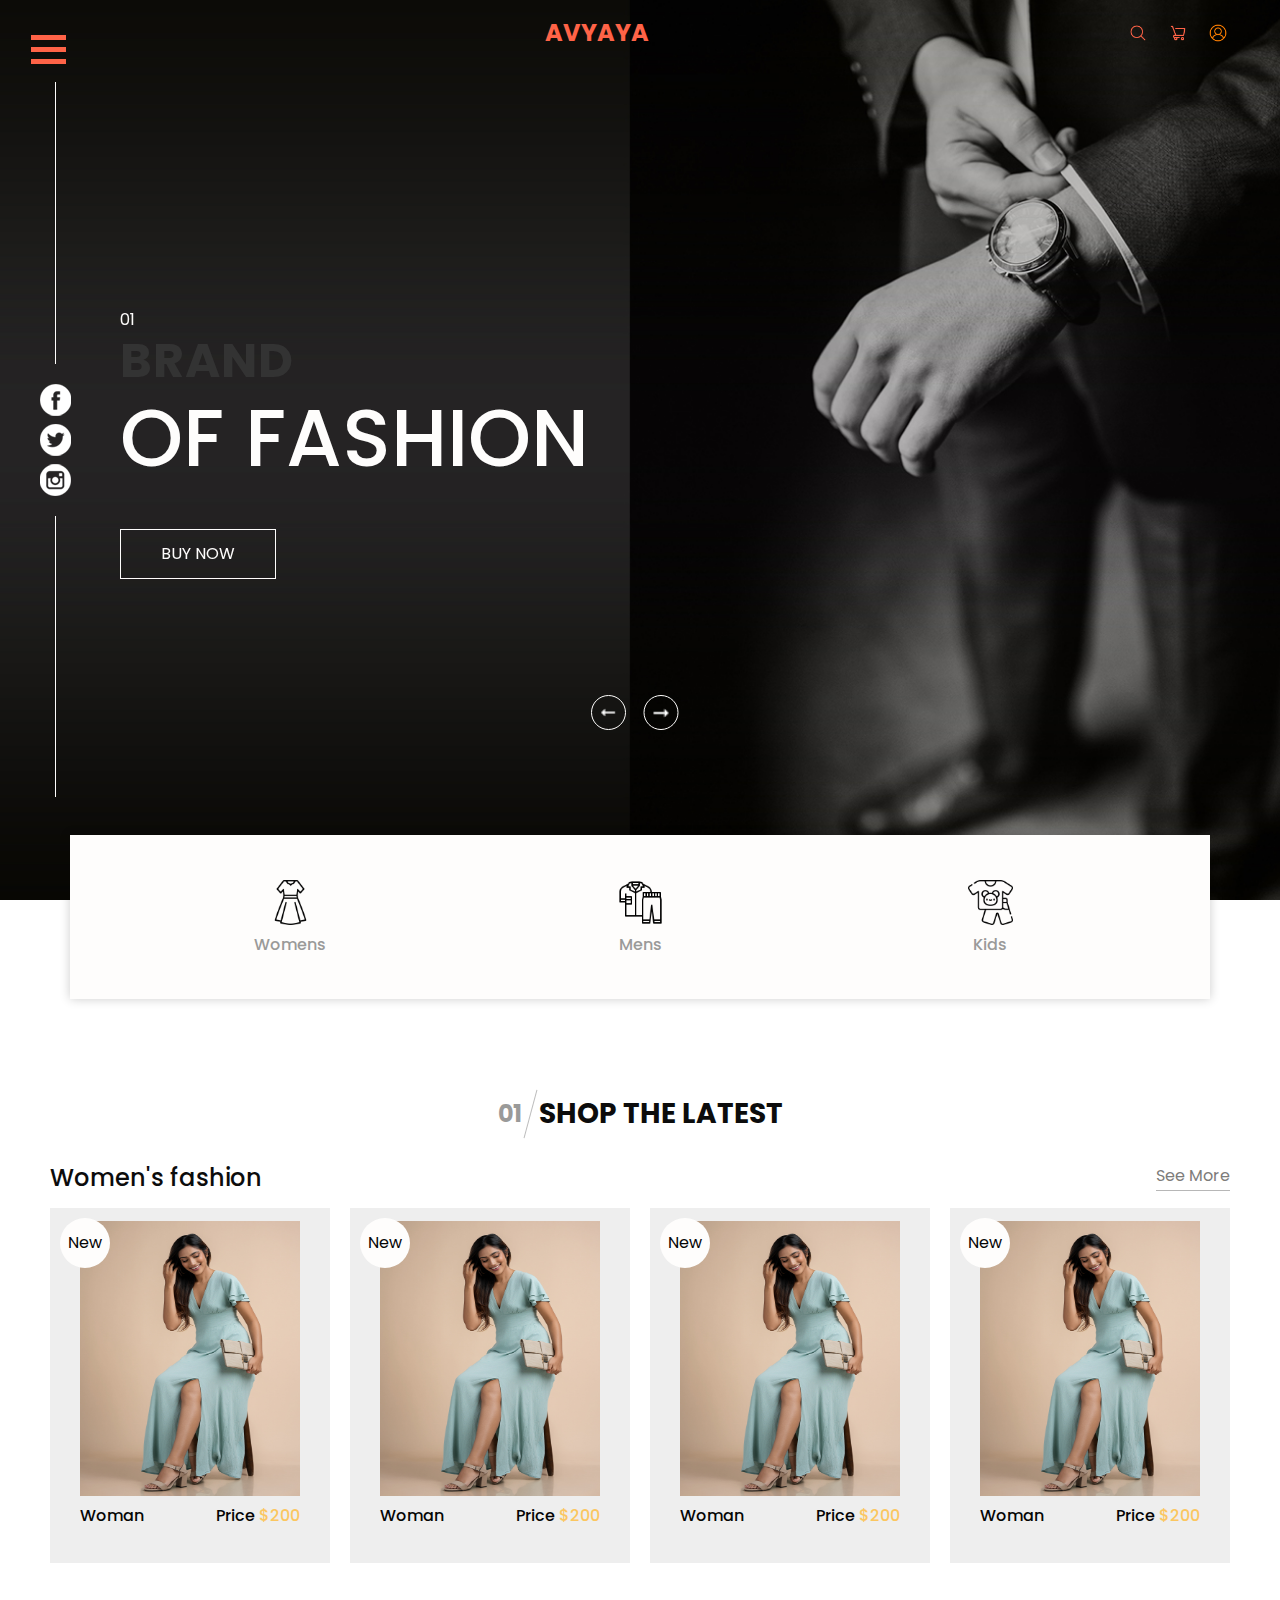
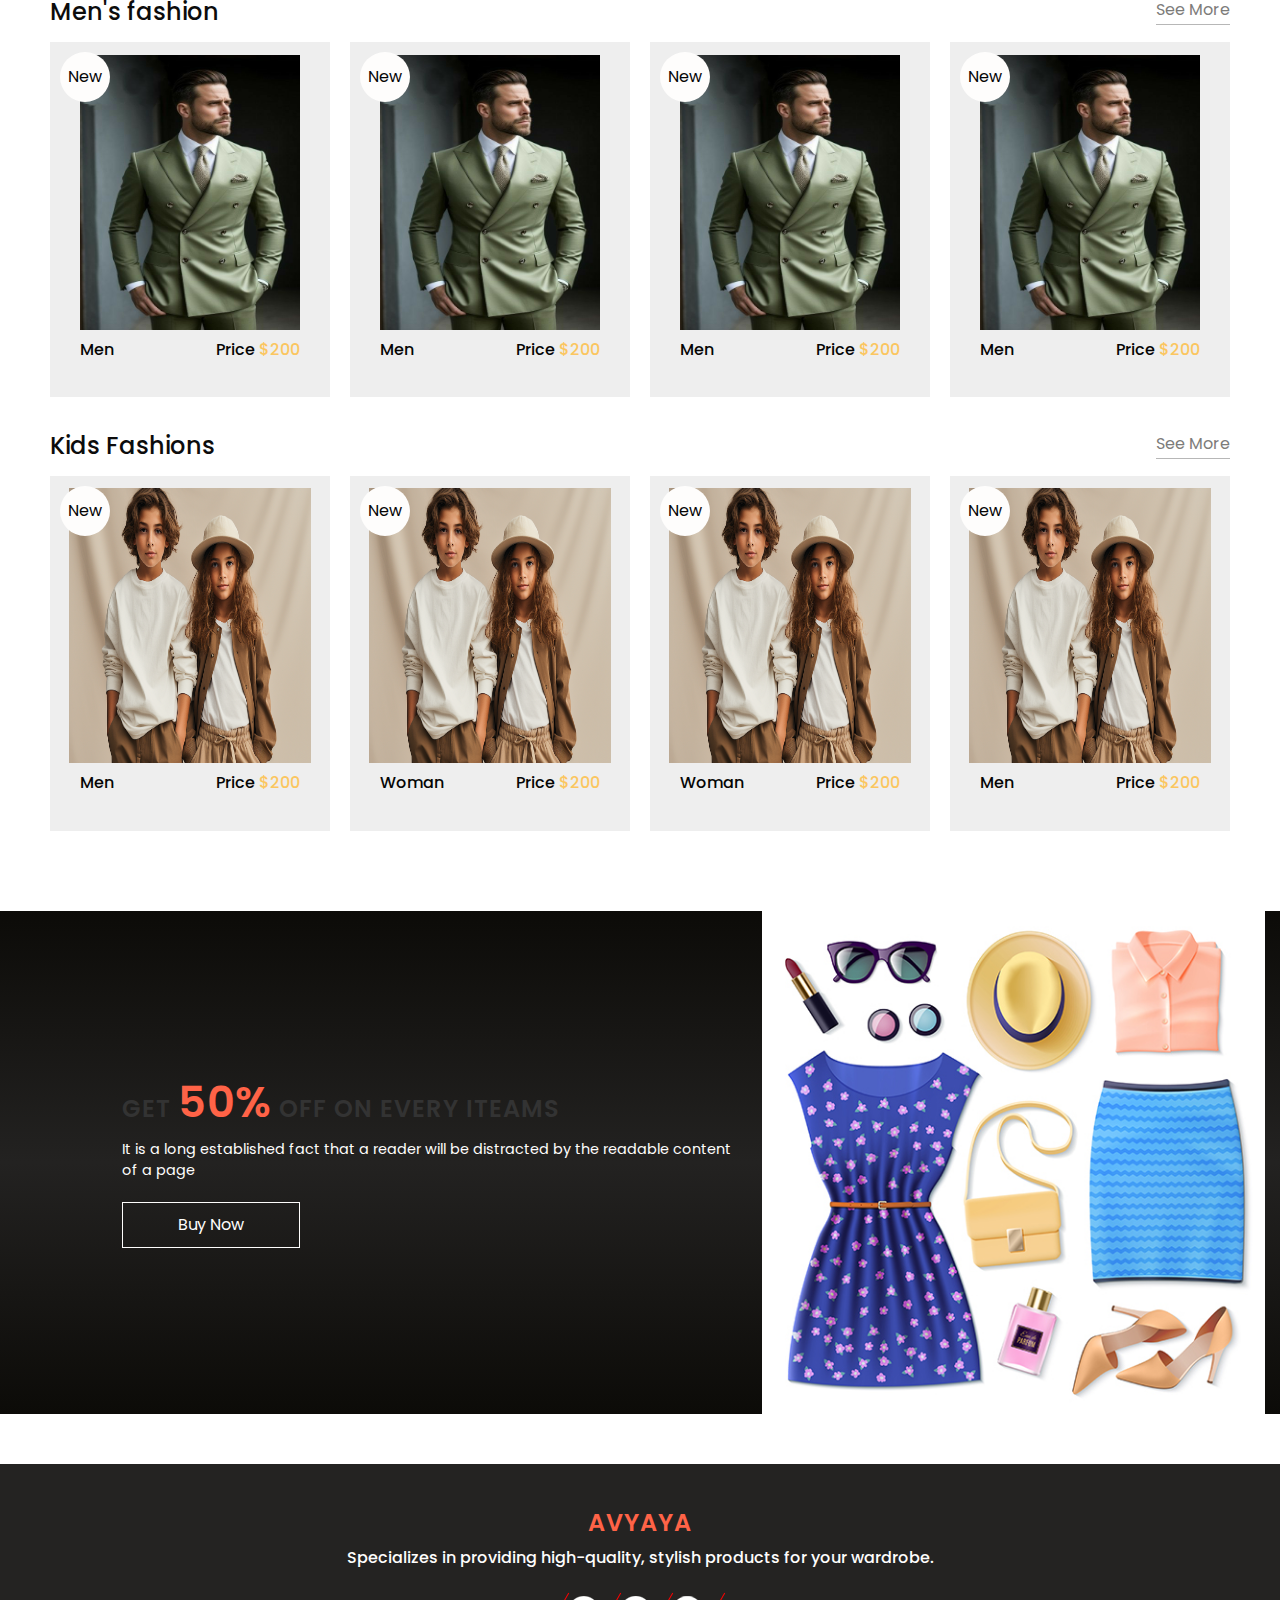
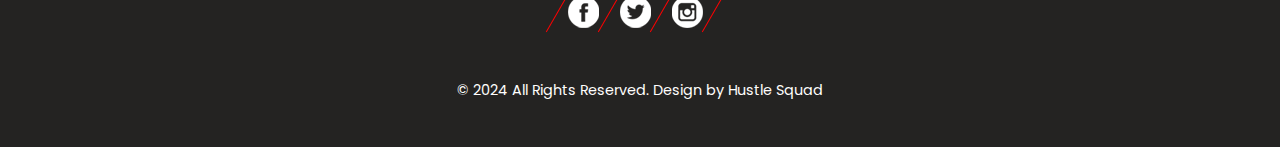
<file: index.html>
<!DOCTYPE html>
<html>

<head>
  <!-- Basic -->
  <meta charset="utf-8" />
  <meta http-equiv="X-UA-Compatible" content="IE=edge" />
  <!-- Mobile Metas -->
  <meta name="viewport" content="width=device-width, initial-scale=1, shrink-to-fit=no" />
  <!-- Site Metas -->
  <meta name="keywords" content="" />
  <meta name="description" content="" />
  <meta name="author" content="" />

  <title>Home Page</title>

  <!-- bootstrap core css -->
  <link rel="stylesheet" type="text/css" href="css/bootstrap.css" />

  <!-- fonts style -->
  <link href="https://fonts.googleapis.com/css?family=Open+Sans:400,700|Poppins:400,500,700&display=swap"
    rel="stylesheet" />

  <link href="https://cdnjs.cloudflare.com/ajax/libs/font-awesome/5.15.4/css/all.min.css" rel="stylesheet">


  <!-- Custom styles for this template -->
  <link href="css/style.css" rel="stylesheet" />

  <!-- java script -->
  <!-- <script src="js/script.js"></script> -->

  <!-- responsive style -->
  <link href="css/responsive.css" rel="stylesheet" />
</head>

<body>
  <div class="hero_area">
    <!-- header section strats -->
    <header class="header_section">
      <div class="container-fluid">
        <nav class="navbar navbar-expand-lg custom_nav-container">
          <div class="fk_width" id="">
            <div class="custom_menu-btn">
              <button onclick="openNav()">
                <span class="s-1"> </span>
                <span class="s-2"> </span>
                <span class="s-3"> </span>
              </button>
            </div>
            <div id="myNav" class="overlay">
              <div class="overlay-content">
                <a href="index.html">HOME</a>
                <a href="pages/women_page.html">WOMAN</a>
                <a href="pages/men_page.html">MEN</a>
                <a href="pages/kid_page.html">KID</a>
              </div>
            </div>
          </div>
          <a class="navbar-brand" href="#">
            <span>
              AVYAYA
            </span>
          </a>
          <div>
            <form class="form-inline my-2 my-lg-0 mb-3 mb-lg-0">

              <!-- Search Button with Link to Search Page or Action -->
              <a href="#" class="btn my-2 my-sm-0 nav_cart-btn"></a>

              <a href="pages/cart.html" class="btn my-2 my-sm-0 nav_search-btn"></a>

              <!-- Cart Dropdown (optional, if needed for cart button hover or click) -->
              <!-- <div id="cartDropdown" class="cart-dropdown-content">
                <p>Your cart is empty.</p>
                <a href="">Go to cart</a>
              </div> -->

              <a href="pages/signin.html" class="btn my-2 my-sm-0 nav_profile-btn">
              </a>

            </form>
          </div>

    </header>
    <!-- end header section -->
    <!-- slider section -->
    <section class=" slider_section position-relative">
      <div class="number-box">
        <hr>
        <div class="social_box">
          <a href="">
            <img src="images/fb.png" alt="">
          </a>
          <a href="">
            <img src="images/twitter.png" alt="">
          </a>
          <a href="">
            <img src="images/insta.png" alt="">
          </a>
        </div>
        <hr>
      </div>
      <div class="container">
        <div class="row">
          <div class="col-lg-7 col-md-10">
            <div id="carouselExampleIndicators" class="carousel slide" data-ride="carousel">
              <div class="carousel-inner">
                <div class="carousel-item active">
                  <div class="detail-box">
                    <div class="indicator_number">
                      01
                    </div>
                    <h2>
                      brand
                    </h2>
                    <h1>
                      of fashion
                    </h1>
                    <div>
                      <a href="">
                        Buy Now
                      </a>
                    </div>
                  </div>
                </div>
                <div class="carousel-item ">
                  <div class="detail-box">
                    <div class="indicator_number">
                      02
                    </div>
                    <h2>
                      brand
                    </h2>
                    <h1>
                      of fashion
                    </h1>
                    <div>
                      <a href="">
                        Buy Now
                      </a>
                    </div>
                  </div>
                </div>
                <div class="carousel-item ">
                  <div class="detail-box">
                    <div class="indicator_number">
                      03
                    </div>
                    <h2>
                      brand
                    </h2>
                    <h1>
                      of fashion
                    </h1>
                    <div>
                      <a href="">
                        Buy Now
                      </a>
                    </div>
                  </div>
                </div>
              </div>
              <a class="carousel-control-prev" href="#carouselExampleIndicators" role="button" data-slide="prev">
                <span class="sr-only">Previous</span>
              </a>
              <a class="carousel-control-next" href="#carouselExampleIndicators" role="button" data-slide="next">
                <span class="sr-only">Next</span>
              </a>
            </div>

          </div>
        </div>
      </div>
    </section>

    <!-- end slider section -->
  </div>

  <!-- category section -->

  <section class="category_section ">
    <div class="container">
      <div class="category_container">
        <div class="box">
          <a href="pages/women_page.html" class="">
            <div class="img-box">
              <img src="image/icons/women black.png" alt="" class="img-1">
              <img src="image/icons/women yellow.png" alt="" class="img-2">
            </div>
            <h6>
              Womens
            </h6>
          </a>
        </div>
        <div class="box">
          <a href="pages/men_page.html">
            <div class="img-box">
              <img src="image/icons/male black.png" alt="" class="img-1">
              <img src="image/icons/male yellow.png" alt="" class="img-2">
            </div>
            <h6>
              Mens
            </h6>
          </a>
        </div>
        <div class="box">
          <a href="pages/kid_page.html">
            <div class="img-box">
              <img src="image/icons/kid black.png" alt="" class="img-1">
              <img src="image/icons/kid yellow.png" alt="" class="img-2">
            </div>
            <h6>
              Kids
            </h6>
          </a>
        </div>
  </section>
  <!-- end category section -->

  <!-- shop section -->

  <section class="shop_section layout_padding-top layout_padding2-bottom">
    <div class="container-fluid">
      <div class="custom_heading">
        <h4>
          01
        </h4>
        <hr>
        <h3>
          Shop The Latest
        </h3>
      </div>

      <div class="shop_content">
        <div class="shop_heading">
          <h4>
            Women's fashion
          </h4>
          <a href="pages/women_page.html">
            See More
          </a>
        </div>
        <div class="shop_container">
          <div class="box">
            <a href="pages/cloths.html">
              <div class="img-box">
                <img src="image/icons/others/4.jpg" alt="">
              </div>
              <div class="detail-box">
                <h6>
                  Woman
                </h6>
                <h6>
                  Price
                  <span>
                    $200
                  </span>
                </h6>
              </div>
              <div class="new">
                <span>
                  New
                </span>
              </div>
            </a>
          </div>
          <div class="box">
            <a href="pages/cloths.html">
              <div class="img-box">
                <img src="image/icons/others/4.jpg" alt="">
              </div>
              <div class="detail-box">
                <h6>
                  Woman
                </h6>
                <h6>
                  Price
                  <span>
                    $200
                  </span>
                </h6>
              </div>
              <div class="new">
                <span>
                  New
                </span>
              </div>
            </a>
          </div>
          <div class="box">
            <a href="pages/cloths.html">
              <div class="img-box">
                <img src="image/icons/others/4.jpg" alt="">
              </div>
              <div class="detail-box">
                <h6>
                  Woman
                </h6>
                <h6>
                  Price
                  <span>
                    $200
                  </span>
                </h6>
              </div>
              <div class="new">
                <span>
                  New
                </span>
              </div>
            </a>
          </div>
          <div class="box">
            <a href="pages/cloths.html">
              <div class="img-box">
                <img src="image/icons/others/4.jpg" alt="">
              </div>
              <div class="detail-box">
                <h6>
                  Woman
                </h6>
                <h6>
                  Price
                  <span>
                    $200
                  </span>
                </h6>
              </div>
              <div class="new">
                <span>
                  New
                </span>
              </div>
            </a>
          </div>
        </div>
      </div>

      <div class="shop_content">
        <div class="shop_heading">
          <h4>
            Men's fashion
          </h4>
          <a href="pages/men_page.html">
            See More
          </a>
        </div>
        <div class="shop_container">
          <div class="box">
            <a href="#">
              <div class="img-box">
                <img src="image/icons/others/6.png" alt="">
              </div>
              <div class="detail-box">
                <h6>
                  Men
                </h6>
                <h6>
                  Price
                  <span>
                    $200
                  </span>
                </h6>
              </div>
              <div class="new">
                <span>
                  New
                </span>
              </div>
            </a>
          </div>
          <div class="box">
            <a href="pages/kid_page.html">
              <div class="img-box">
                <img src="image/icons/others/6.png" alt="">
              </div>
              <div class="detail-box">
                <h6>
                  Men
                </h6>
                <h6>
                  Price
                  <span>
                    $200
                  </span>
                </h6>
              </div>
              <div class="new">
                <span>
                  New
                </span>
              </div>
            </a>
          </div>
          <div class="box">
            <a href="pages/kid_page.html">
              <div class="img-box">
                <img src="image/icons/others/6.png" alt="">
              </div>
              <div class="detail-box">
                <h6>
                  Men
                </h6>
                <h6>
                  Price
                  <span>
                    $200
                  </span>
                </h6>
              </div>
              <div class="new">
                <span>
                  New
                </span>
              </div>
            </a>
          </div>
          <div class="box">
            <a href="pages/kid_page.html">
              <div class="img-box">
                <img src="image/icons/others/6.png" alt="">
              </div>
              <div class="detail-box">
                <h6>
                  Men
                </h6>
                <h6>
                  Price
                  <span>
                    $200
                  </span>
                </h6>
              </div>
              <div class="new">
                <span>
                  New
                </span>
              </div>
            </a>
          </div>
        </div>
      </div>

      <div class="shop_content">
        <div class="shop_heading">
          <h4>
            Kids Fashions
          </h4>
          <a href="pages/kid_page.html">
            See More
          </a>
        </div>
        <div class="shop_container">
          <div class="box">
            <a href="pages/kid_page.html">
              <div class="img-box">
                <img src="image/icons/others/Kid.png" alt="">
              </div>
              <div class="detail-box">
                <h6>
                  Men
                </h6>
                <h6>
                  Price
                  <span>
                    $200
                  </span>
                </h6>
              </div>
              <div class="new">
                <span>
                  New
                </span>
              </div>
            </a>
          </div>
          <div class="box">
            <a href="pages/kid_page.html">
              <div class="img-box">
                <img src="image/icons/others/Kid.png" alt="">
              </div>
              <div class="detail-box">
                <h6>
                  Woman
                </h6>
                <h6>
                  Price
                  <span>
                    $200
                  </span>
                </h6>
              </div>
              <div class="new">
                <span>
                  New
                </span>
              </div>
            </a>
          </div>
          <div class="box">
            <a href="pages/kid_page.html">
              <div class="img-box">
                <img src="image/icons/others/Kid.png" alt="">
              </div>
              <div class="detail-box">
                <h6>
                  Woman
                </h6>
                <h6>
                  Price
                  <span>
                    $200
                  </span>
                </h6>
              </div>
              <div class="new">
                <span>
                  New
                </span>
              </div>
            </a>
          </div>
          <div class="box">
            <a href="pages/kid_page.html">
              <div class="img-box">
                <img src="image/icons/others/Kid.png" alt="">
              </div>
              <div class="detail-box">
                <h6>
                  Men
                </h6>
                <h6>
                  Price
                  <span>
                    $200
                  </span>
                </h6>
              </div>
              <div class="new">
                <span>
                  New
                </span>
              </div>
            </a>
          </div>
        </div>
      </div>
    </div>
  </section>

  <!-- end shop section -->



  <!-- end loading box -->

  <!-- get section -->

  <section class="get_section">
    <div class="container-fluid">
      <div class="row">
        <div class="col-md-6 offset-md-1">
          <div class="detail-box">
            <h2>
              Get <span>50%</span> off on Every Iteams
            </h2>
            <p>
              It is a long established fact that a reader will be distracted by the readable content of a page
            </p>
            <a href="#">
              Buy Now
            </a>
          </div>
        </div>
        <div class="col-md-5">
          <div class="img-box">
            <img src="images/get-img.jpg" alt="">
          </div>
        </div>
      </div>
    </div>
  </section>

  <!-- end get section -->


  <!-- client section -->

  <!-- <section class="client_section layout_padding">
    <div class="container">
      <div class="custom_heading">
        <h4>
          02
        </h4>
        <hr>
        <h3>
          What is says our customer
        </h3>
      </div>
    </div>
    <div class="client_container layout_padding2-top">
      <div id="carouselExample2Controls" class="carousel slide" data-ride="carousel">
        <div class="carousel-inner">
          <div class="carousel-item active">
            <div class="container">
              <div class="box">
                <div class="detail-box">
                  <p>
                    Lorem ipsum dolor sit amet, consectetur adipiscing elit, sed do eiusmod tempor incididunt ut labore
                    et dolore magna aliqua. Ut enim ad minim veniam, quis nostrudLorem ipsum
                  </p>
                  <p>
                    Lorem ipsum dolor sit amet, consectetur adipiscing elit, sed do eiusmod tempor incididunt ut labore
                    et dolore magna aliqua. Ut enim ad minim veniam, quis nostrudLorem ipsum
                  </p>
                </div>
                <div class="client-id">
                  <div class="img-box">
                    <img src="images/client.jpg" alt="">
                  </div>
                  <div class="name">
                    <h5>
                      Magna
                    </h5>
                    <h6>
                      Consectetur adipiscing
                    </h6>
                  </div>
                </div>
              </div>
            </div>
          </div>
          <div class="carousel-item">
            <div class="container">
              <div class="box">
                <div class="detail-box">
                  <p>
                    Lorem ipsum dolor sit amet, consectetur adipiscing elit, sed do eiusmod tempor incididunt ut labore
                    et dolore magna aliqua. Ut enim ad minim veniam, quis nostrudLorem ipsum
                  </p>
                  <p>
                    Lorem ipsum dolor sit amet, consectetur adipiscing elit, sed do eiusmod tempor incididunt ut labore
                    et dolore magna aliqua. Ut enim ad minim veniam, quis nostrudLorem ipsum
                  </p>
                </div>
                <div class="client-id">
                  <div class="img-box">
                    <img src="images/client.jpg" alt="">
                  </div>
                  <div class="name">
                    <h5>
                      Magna
                    </h5>
                    <h6>
                      Consectetur adipiscing
                    </h6>
                  </div>
                </div>
              </div>
            </div>
          </div>
          <div class="carousel-item">
            <div class="container">
              <div class="box">
                <div class="detail-box">
                  <p>
                    Lorem ipsum dolor sit amet, consectetur adipiscing elit, sed do eiusmod tempor incididunt ut labore
                    et dolore magna aliqua. Ut enim ad minim veniam, quis nostrudLorem ipsum
                  </p>
                  <p>
                    Lorem ipsum dolor sit amet, consectetur adipiscing elit, sed do eiusmod tempor incididunt ut labore
                    et dolore magna aliqua. Ut enim ad minim veniam, quis nostrudLorem ipsum
                  </p>
                </div>
                <div class="client-id">
                  <div class="img-box">
                    <img src="images/client.jpg" alt="">
                  </div>
                  <div class="name">
                    <h5>
                      Magna
                    </h5>
                    <h6>
                      Consectetur adipiscing
                    </h6>
                  </div>
                </div>
              </div>
            </div>
          </div>
        </div>
        <a class="carousel-control-prev" href="#carouselExample2Controls" role="button" data-slide="prev">
          <span class="sr-only">Previous</span>
        </a>
        <a class="carousel-control-next" href="#carouselExample2Controls" role="button" data-slide="next">
          <span class="sr-only">Next</span>
        </a>
      </div>

    </div>
    </div>
  </section>   -->
  <!-- end client section -->



  <!-- footer section -->
  <footer class="footer_section layout_padding2">
    <div class="social_container">
      <h2>
        AVYAYA
      </h2>
      <h6>Specializes in providing high-quality, stylish products for your wardrobe.</h6>
      <div class="social-box">
        <hr>
        <div>
          <a href="">
            <img src="images/fb.png" alt="">
          </a>
        </div>
        <hr>
        <div>
          <a href="">
            <img src="images/twitter.png" alt="">
          </a>
        </div>
        <hr>
        <div>
          <a href="">
            <img src="images/insta.png" alt="">
          </a>
        </div>
        <hr>
      </div>
    </div>
    <p>
      &copy; 2024 All Rights Reserved. Design by
      <a href="https://html.design/">Hustle Squad</a>
    </p>
  </footer>
  <!-- footer section -->

  <script src="js/jquery-3.4.1.min.js"></script>
  <script src="js/bootstrap.js"></script>
  </script>
  <script>
    function openNav() {
      document.getElementById("myNav").classList.toggle("menu_width");
      document
        .querySelector(".custom_menu-btn")
        .classList.toggle("menu_btn-style");

    }
  </script>

</body>

</html>
</file>
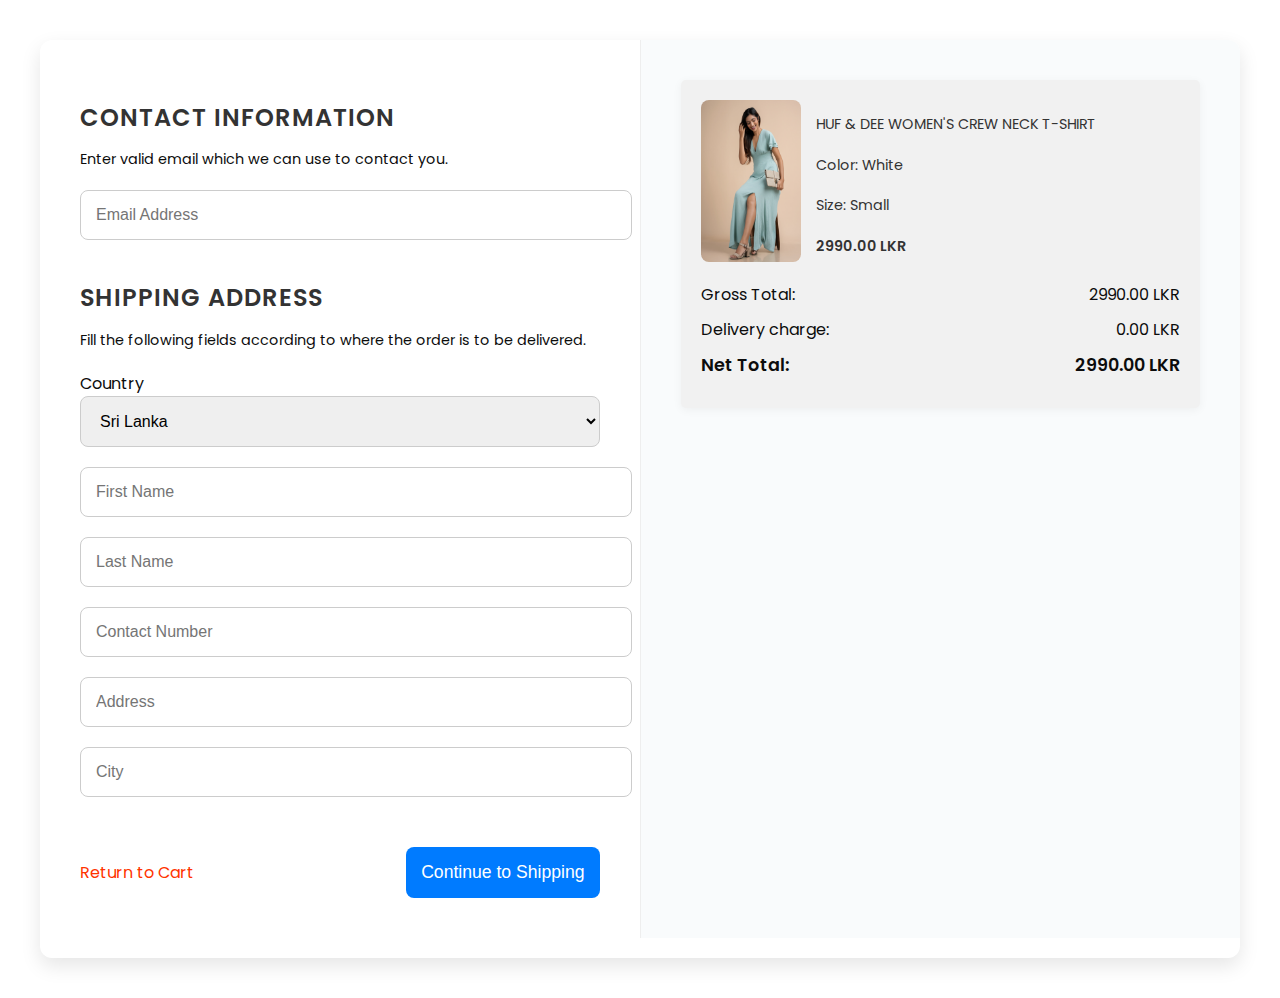
<file: shop-standart-forms.html>
<!DOCTYPE html>
<html lang="en">

<head>
    <meta charset="UTF-8">
    <meta name="viewport" content="width=device-width, initial-scale=1.0">
    <title>Checkout</title>
    <link href="css/style.css" rel="stylesheet" />
    <link href="https://fonts.googleapis.com/css2?family=Poppins:wght@300;400;600&display=swap" rel="stylesheet">
</head>

<body>
    <div class="checkout-container">
        <!-- Left Side: Contact Information and Shipping Address -->
        <div class="left-section">
            <h2>Contact Information</h2>
            <p>Enter valid email which we can use to contact you.</p>
            <input type="email" placeholder="Email Address" class="input-field" required>

            <h2>Shipping Address</h2>
            <p>Fill the following fields according to where the order is to be delivered.</p>

            <label for="country">Country</label>
            <select id="country" class="input-field">
                <option value="sri-lanka" selected>Sri Lanka</option>
                <option value="india">India</option>
                <option value="usa">USA</option>
                <option value="uk">UK</option>
            </select>

            <div class="name-container">
                <input type="text" placeholder="First Name" class="input-field half-width" required>
                <input type="text" placeholder="Last Name" class="input-field half-width" required>
            </div>

            <input type="tel" placeholder="Contact Number" class="input-field" required>
            <input type="text" placeholder="Address" class="input-field" required>
            <input type="text" placeholder="City" class="input-field" required>

            <div class="checkout-actions">
                <a href="cart.html" class="back-to-cart">Return to Cart</a>

                <a href="index.html">
                    <button class="continue-btn">Continue to Shipping</button>
                </a>
            </div>
        </div>

        <!-- Right Side: Order Summary -->
        <div class="right-section">
            <div class="order-summary">
                <div class="product">
                    <img src="image/icons/others/4.jpg" alt="Product Image" class="product-image">
                    <div class="product-details">
                        <p>HUF & DEE WOMEN'S CREW NECK T-SHIRT</p>
                        <p>Color: White</p>
                        <p>Size: Small</p>
                        <p class="price">2990.00 LKR</p>
                    </div>
                </div>
                <div class="order-totals">
                    <div class="total-item">
                        <span>Gross Total:</span>
                        <span>2990.00 LKR</span>
                    </div>
                    <div class="total-item">
                        <span>Delivery charge:</span>
                        <span>0.00 LKR</span>
                    </div>
                    <div class="total-item">
                        <span><strong>Net Total:</strong></span>
                        <span><strong>2990.00 LKR</strong></span>
                    </div>
                </div>
            </div>
        </div>
    </div>
</body>

</html>
</file>
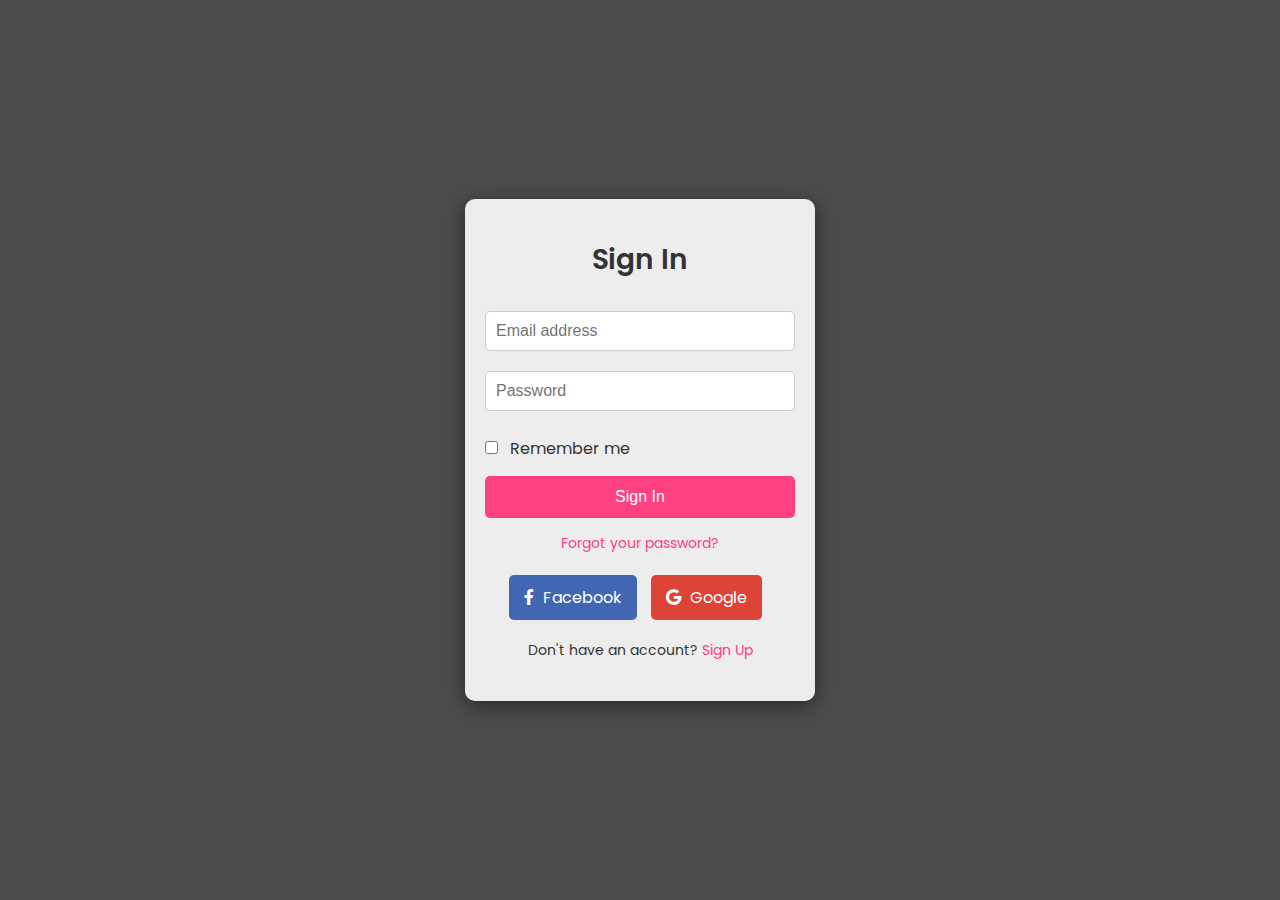
<file: signin.html>
<!doctype html>
<html lang="en">

<head>
    <meta charset="utf-8">
    <meta name="viewport" content="width=device-width, initial-scale=1">
    <meta name="description" content="Clothing Store Sign-in">
    <meta name="author" content="">
    <title>Sign in - Fashion Store</title>

    <!-- Google Fonts for better typography -->
    <link href="https://fonts.googleapis.com/css2?family=Poppins:wght@300;400;600&display=swap" rel="stylesheet">

    <!-- Font Awesome for Icons -->
    <link href="https://cdnjs.cloudflare.com/ajax/libs/font-awesome/5.15.4/css/all.min.css" rel="stylesheet">

    <!-- Custom CSS -->
    <style>
        * {
            margin: 0;
            padding: 0;
            box-sizing: border-box;
        }

        body {
            font-family: 'Poppins', sans-serif;
            display: flex;
            justify-content: center;
            align-items: center;
            height: 100vh;
            background: linear-gradient(rgba(0, 0, 0, 0.7), rgba(0, 0, 0, 0.7)),
                url('https://source.unsplash.com/featured/?fashion') no-repeat center center/cover;
            color: #fff;
        }

        .container {
            background-color: rgba(255, 255, 255, 0.9);
            width: 350px;
            padding: 40px 20px;
            border-radius: 10px;
            box-shadow: 0px 4px 20px rgba(0, 0, 0, 0.5);
            text-align: center;
            color: #333;
        }

        h1 {
            font-size: 28px;
            font-weight: 600;
            margin-bottom: 20px;
        }

        .form-control {
            width: 100%;
            padding: 10px;
            margin: 10px 0;
            border-radius: 5px;
            border: 1px solid #ccc;
            font-size: 16px;
        }

        .form-control:focus {
            border-color: #ff4081;
            box-shadow: none;
            outline: none;
        }

        .btn {
            width: 100%;
            padding: 12px;
            background-color: #ff4081;
            color: white;
            border: none;
            border-radius: 5px;
            font-size: 16px;
            cursor: pointer;
            transition: background-color 0.3s ease;
        }

        .btn:hover {
            background-color: #e60073;
        }

        .checkbox {
            margin: 15px 0;
            text-align: left;
        }

        .checkbox input {
            margin-right: 8px;
        }

        .forgot-password {
            margin-top: 15px;
            display: inline-block;
            font-size: 14px;
            color: #ff4081;
            text-decoration: none;
        }

        .forgot-password:hover {
            text-decoration: underline;
        }

        .social-buttons {
            margin-top: 20px;
        }

        .social-buttons a {
            text-decoration: none;
            color: #fff;
            background-color: #4267B2;
            padding: 10px 15px;
            border-radius: 5px;
            margin-right: 10px;
            display: inline-block;
            transition: background-color 0.3s ease;
        }

        .social-buttons a i {
            margin-right: 5px;
        }

        .social-buttons a:hover {
            background-color: #365899;
        }

        .sign-up-link {
            margin-top: 20px;
            font-size: 14px;
        }

        .sign-up-link a {
            color: #ff4081;
            text-decoration: none;
        }

        .sign-up-link a:hover {
            text-decoration: underline;
        }
    </style>
</head>

<body>

    <div class="container">
        <h1>Sign In</h1>

        <form>
            <input type="email" class="form-control" placeholder="Email address" required>
            <input type="password" class="form-control" placeholder="Password" required>

            <div class="checkbox">
                <label>
                    <input type="checkbox"> Remember me
                </label>
            </div>

            <button type="submit" class="btn">Sign In</button>

            <a href="#" class="forgot-password">Forgot your password?</a>

            <div class="social-buttons">
                <a href="#" class="facebook-btn"><i class="fab fa-facebook-f"></i> Facebook</a>
                <a href="#" class="google-btn" style="background-color: #DB4437;"><i class="fab fa-google"></i> Google</a>
            </div>

            <p class="sign-up-link">Don't have an account? <a href="signup.html">Sign Up</a></p>
        </form>
    </div>

</body>

</html>
</file>
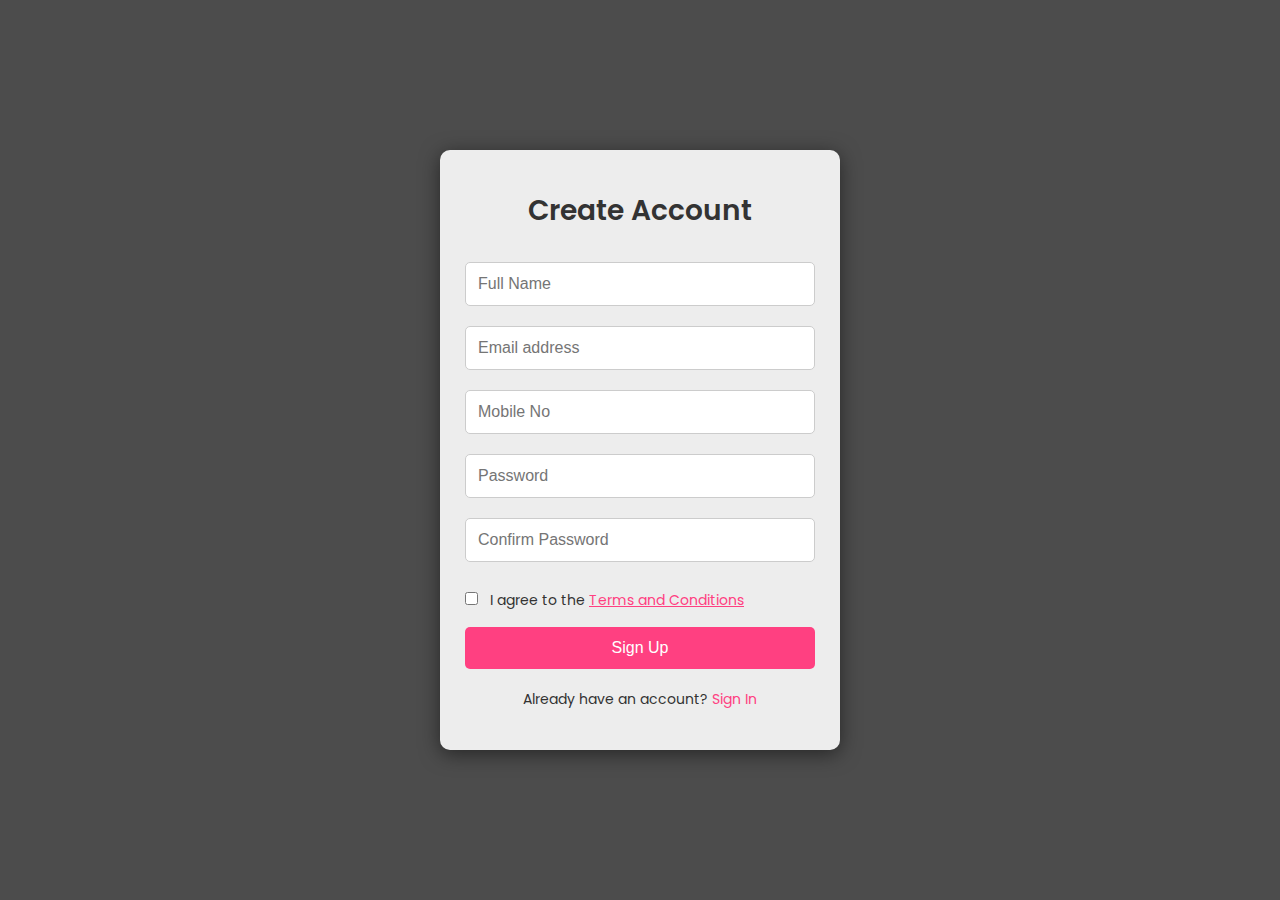
<file: signup.html>
<!doctype html>
<html lang="en">

<head>
    <meta charset="utf-8">
    <meta name="viewport" content="width=device-width, initial-scale=1">
    <meta name="description" content="Clothing Store Sign-up">
    <meta name="author" content="">
    <title>Sign Up - Fashion Store</title>

    <!-- Google Fonts for better typography -->
    <link href="https://fonts.googleapis.com/css2?family=Poppins:wght@300;400;600&display=swap" rel="stylesheet">

    <!-- Font Awesome for Icons -->
    <link href="https://cdnjs.cloudflare.com/ajax/libs/font-awesome/5.15.4/css/all.min.css" rel="stylesheet">

    <!-- Custom CSS -->
    <style>
        * {
            margin: 0;
            padding: 0;
            box-sizing: border-box;
        }

        body {
            font-family: 'Poppins', sans-serif;
            display: flex;
            justify-content: center;
            align-items: center;
            height: 100vh;
            background: linear-gradient(rgba(0, 0, 0, 0.7), rgba(0, 0, 0, 0.7)),
                url('https://source.unsplash.com/featured/?clothing') no-repeat center center/cover;
            color: #fff;
        }

        .container {
            background-color: rgba(255, 255, 255, 0.9);
            width: 400px;
            padding: 40px 25px;
            border-radius: 10px;
            box-shadow: 0px 4px 20px rgba(0, 0, 0, 0.5);
            text-align: center;
            color: #333;
        }

        h1 {
            font-size: 28px;
            font-weight: 600;
            margin-bottom: 20px;
        }

        .form-control {
            width: 100%;
            padding: 12px;
            margin: 10px 0;
            border-radius: 5px;
            border: 1px solid #ccc;
            font-size: 16px;
        }

        .form-control:focus {
            border-color: #ff4081;
            box-shadow: none;
            outline: none;
        }

        .btn {
            width: 100%;
            padding: 12px;
            background-color: #ff4081;
            color: white;
            border: none;
            border-radius: 5px;
            font-size: 16px;
            cursor: pointer;
            transition: background-color 0.3s ease;
        }

        .btn:hover {
            background-color: #e60073;
        }

        .checkbox {
            margin: 15px 0;
            text-align: left;
        }

        .checkbox input {
            margin-right: 8px;
        }

        .terms {
            font-size: 14px;
        }

        .social-buttons {
            margin-top: 20px;
        }

        .social-buttons a {
            text-decoration: none;
            color: #fff;
            background-color: #4267B2;
            padding: 10px 15px;
            border-radius: 5px;
            margin-right: 10px;
            display: inline-block;
            transition: background-color 0.3s ease;
        }

        .social-buttons a i {
            margin-right: 5px;
        }

        .social-buttons a:hover {
            background-color: #365899;
        }

        .sign-in-link {
            margin-top: 20px;
            font-size: 14px;
        }

        .sign-in-link a {
            color: #ff4081;
            text-decoration: none;
        }

        .sign-in-link a:hover {
            text-decoration: underline;
        }
    </style>
</head>

<body>

    <div class="container">
        <h1>Create Account</h1>

        <form>
            <input type="text" class="form-control" placeholder="Full Name" required>
            <input type="email" class="form-control" placeholder="Email address" required>
            <input type="mobile" class="form-control" placeholder="Mobile No" required>
            <input type="password" class="form-control" placeholder="Password" required>
            <input type="password" class="form-control" placeholder="Confirm Password" required>

            <div class="checkbox">
                <label>
                    <input type="checkbox" required> 
                    <span class="terms">I agree to the <a href="#" style="color: #ff4081;">Terms and Conditions</a></span>
                </label>
            </div>

            <button type="submit" class="btn">Sign Up</button>

            

            <p class="sign-in-link">Already have an account? <a href="signin.html">Sign In</a></p>
        </form>
    </div>

</body>

</html>
</file>
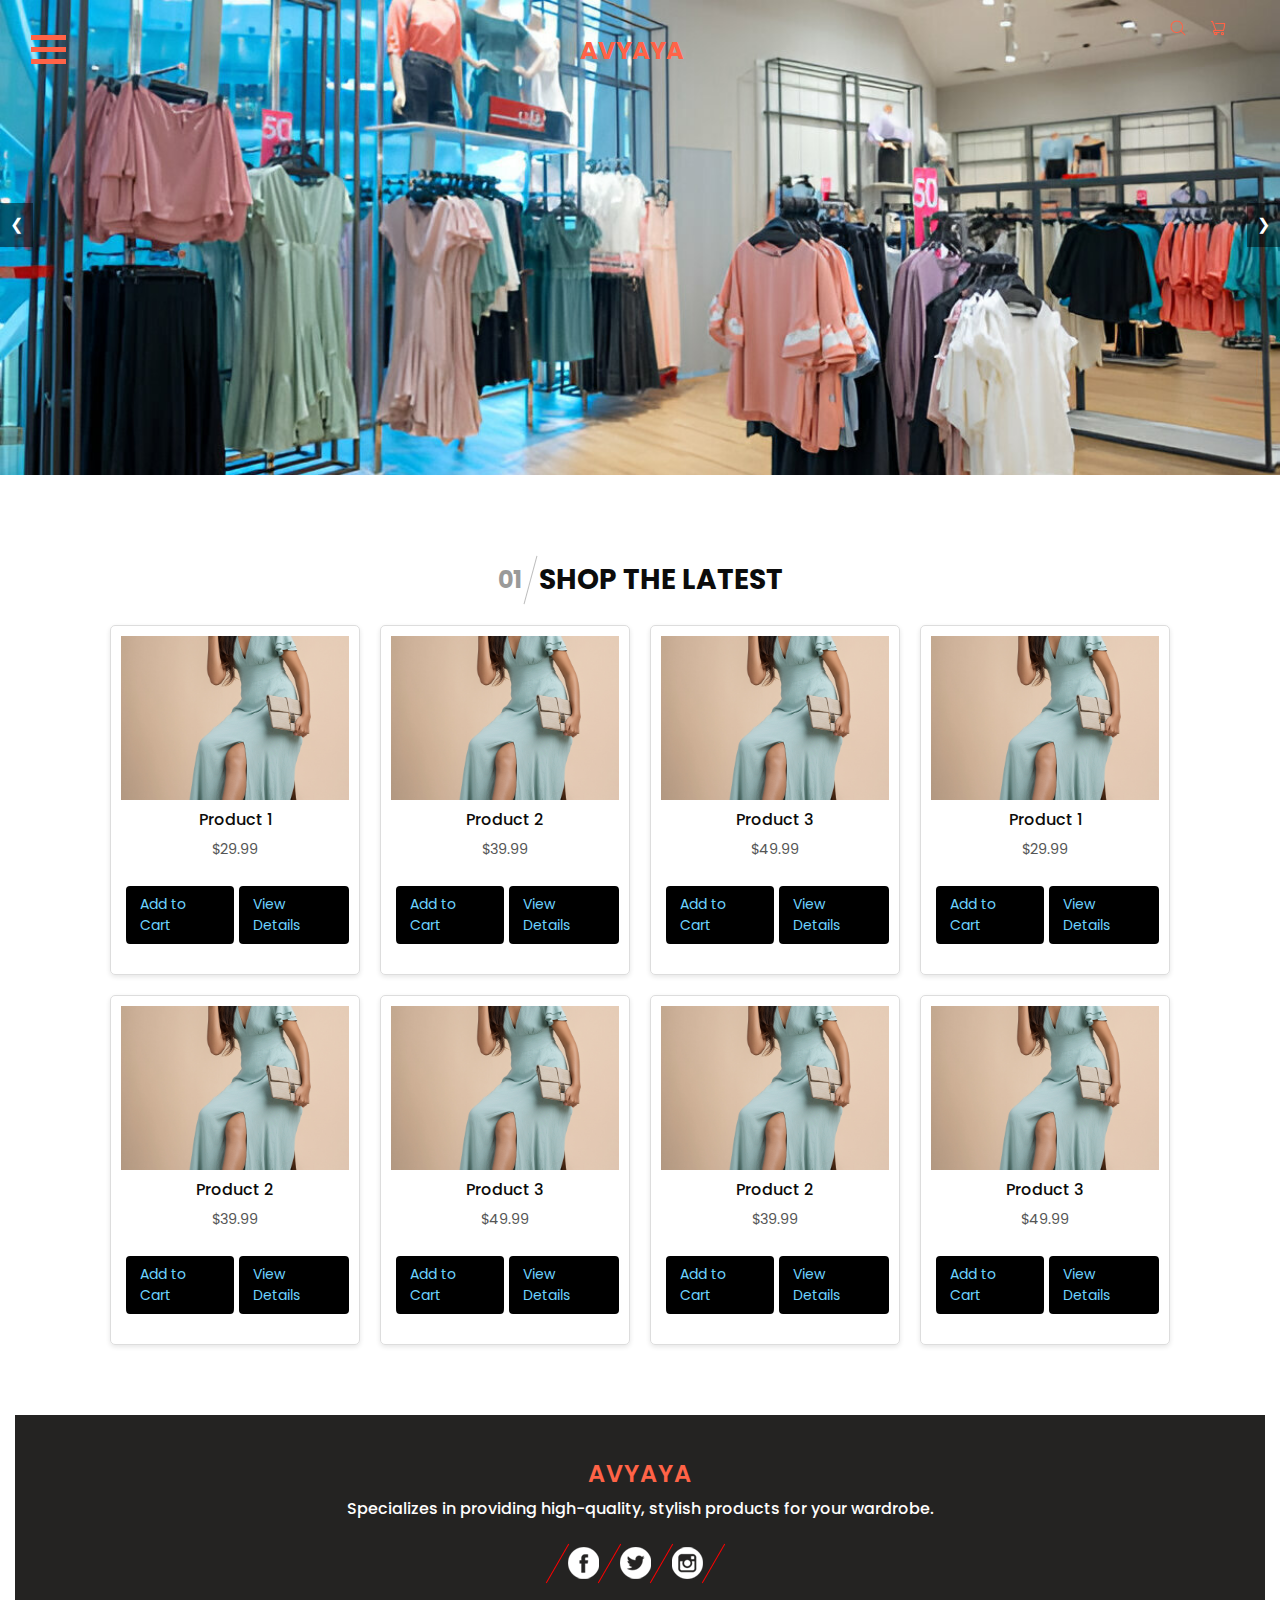
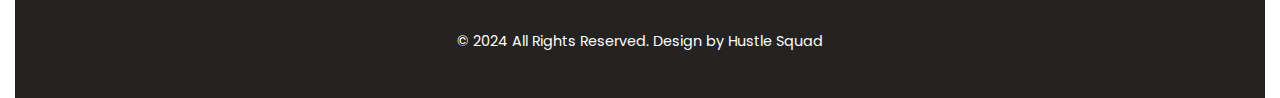
<file: women_page.html>
<!DOCTYPE html>
<html lang="en">

<head>
  <!-- Basic -->
  <meta charset="utf-8" />
  <meta http-equiv="X-UA-Compatible" content="IE=edge" />
  <!-- Mobile Metas -->
  <meta name="viewport" content="width=device-width, initial-scale=1, shrink-to-fit=no" />
  <!-- Site Metas -->
  <meta name="keywords" content="" />
  <meta name="description" content="" />
  <meta name="author" content="" />

  <title>Woman Page</title>

  <!-- bootstrap core css -->
  <link rel="stylesheet" type="text/css" href="css/bootstrap.css" />

  <!-- fonts style -->
  <link href="https://fonts.googleapis.com/css?family=Open+Sans:400,700|Poppins:400,500,700&display=swap"
    rel="stylesheet" />

  <!-- Custom styles for this template -->
  <link href="css/style.css" rel="stylesheet" />

  <!-- java script -->
  <script src="js/script.js"></script>

  <!-- responsive style -->
  <link href="css/responsive.css" rel="stylesheet" />
</head>

<body>
  <!-- header section strats -->
  <header class="header_section">
    <div class="container-fluid">
      <nav class="navbar navbar-expand-lg custom_nav-container">
        <div class="fk_width" id="">
          <div class="custom_menu-btn">
            <button onclick="openNav()">
              <span class="s-1"> </span>
              <span class="s-2"> </span>
              <span class="s-3"> </span>
            </button>
          </div>
          <div id="myNav" class="overlay">
            <div class="overlay-content">
              <a href="index.html">HOME</a>
              <a href="women_page.html">WOMAN</a>
              <a href="shop.html">MEN</a>
              <a href="kid_page.html">KID</a>
            </div>
          </div>
        </div>

        <span>
          <!-- Centered AVYAYA Logo -->
          <div class="centered-logo">
            <a class="navbar-brand" href="index.html">
              <span>AVYAYA</span>
            </a>
          </div>
        </span>
        </a>
        <div class="ml-auto">
          <form class="form-inline my-2 my-lg-0 mb-3 mb-lg-0">
            <button class="btn my-2 my-sm-0 nav_cart-btn" type="button" onclick="toggleCartDropdown()">
            </button>
            <button class="btn my-2 my-sm-0 nav_search-btn" type="submit"></button>

            <div id="cartDropdown" class="cart-dropdown-content">
              <!-- Add your cart items or content here -->
              <p>Your cart is empty.</p>
              <a href="cart.html">Go to cart</a>
            </div>
          </form>
        </div>
      </nav>
    </div>
  </header>

  <div class="slider">
    <div class="slides">
      <div class="slide"><img src="image/icons/others/1.jpg" alt="Slide 1"></div>
      <div class="slide"><img src="image/icons/others/2.jpg" alt="Slide 2"></div>
      <div class="slide"><img src="image/icons/others/3.jpg" alt="Slide 3"></div>
    </div>
    <div class="controls">
      <button class="prev">&#10094;</button>
      <button class="next">&#10095;</button>
    </div>
  </div>

  <section class="">
    <div class="container-fluid">
      <div class="custom_heading">
        <h4>
          01
        </h4>
        <hr>
        <h3>
          Shop The Latest
        </h3>
      </div>

      <div class="products">
        <a href="product1.html" class="product-card">
          <img src="image/icons/others/4.jpg" alt="Product 1">
          <h3>Product 1</h3>
          <p>$29.99</p>
          <div class="buttons">
            <button class="btn btn1">Add to Cart</button>
            <button class="btn btn2">View Details</button>
          </div>
        </a>
        <a href="product2.html" class="product-card">
          <img src="image/icons/others/4.jpg" alt="Product 2">
          <h3>Product 2</h3>
          <p>$39.99</p>
          <div class="buttons">
            <button class="btn btn1">Add to Cart</button>
            <button class="btn btn2">View Details</button>
          </div>
        </a>
        <a href="product3.html" class="product-card">
          <img src="image/icons/others/4.jpg" alt="Product 3">
          <h3>Product 3</h3>
          <p>$49.99</p>
          <div class="buttons">
            <button class="btn btn1">Add to Cart</button>
            <button class="btn btn2">View Details</button>
          </div>
        </a>

        <a href="product1.html" class="product-card">
          <img src="image/icons/others/4.jpg" alt="Product 1">
          <h3>Product 1</h3>
          <p>$29.99</p>
          <div class="buttons">
            <button class="btn btn1">Add to Cart</button>
            <button class="btn btn2">View Details</button>
          </div>
        </a>
        <a href="product2.html" class="product-card">
          <img src="image/icons/others/4.jpg" alt="Product 2">
          <h3>Product 2</h3>
          <p>$39.99</p>
          <div class="buttons">
            <button class="btn btn1">Add to Cart</button>
            <button class="btn btn2">View Details</button>
          </div>
        </a>
        <a href="product3.html" class="product-card">
          <img src="image/icons/others/4.jpg" alt="Product 3">
          <h3>Product 3</h3>
          <p>$49.99</p>
          <div class="buttons">
            <button class="btn btn1">Add to Cart</button>
            <button class="btn btn2">View Details</button>
          </div>
        </a>
        </a>
        <a href="product2.html" class="product-card">
          <img src="image/icons/others/4.jpg" alt="Product 2">
          <h3>Product 2</h3>
          <p>$39.99</p>
          <div class="buttons">
            <button class="btn btn1">Add to Cart</button>
            <button class="btn btn2">View Details</button>
          </div>
        </a>
        <a href="product3.html" class="product-card">
          <img src="image/icons/others/4.jpg" alt="Product 3">
          <h3>Product 3</h3>
          <p>$49.99</p>
          <div class="buttons">
            <button class="btn btn1">Add to Cart</button>
            <button class="btn btn2">View Details</button>
          </div>
        </a>
        <!-- Add more products as needed -->


      </div>

      <!-- footer section -->
      <footer class="footer_section layout_padding2">
        <div class="social_container">
          <h2>
            AVYAYA
          </h2>
          <h6>Specializes in providing high-quality, stylish products for your wardrobe.</h6>
          <div class="social-box">
            <hr>
            <div>
              <a href="">
                <img src="images/fb.png" alt="">
              </a>
            </div>
            <hr>
            <div>
              <a href="">
                <img src="images/twitter.png" alt="">
              </a>
            </div>
            <hr>
            <div>
              <a href="">
                <img src="images/insta.png" alt="">
              </a>
            </div>
            <hr>
          </div>
        </div>
        <p>
          &copy; 2024 All Rights Reserved. Design by
          <a href="https://html.design/">Hustle Squad</a>
        </p>
      </footer>
      <!-- footer section -->

</body>

</html>
</file>
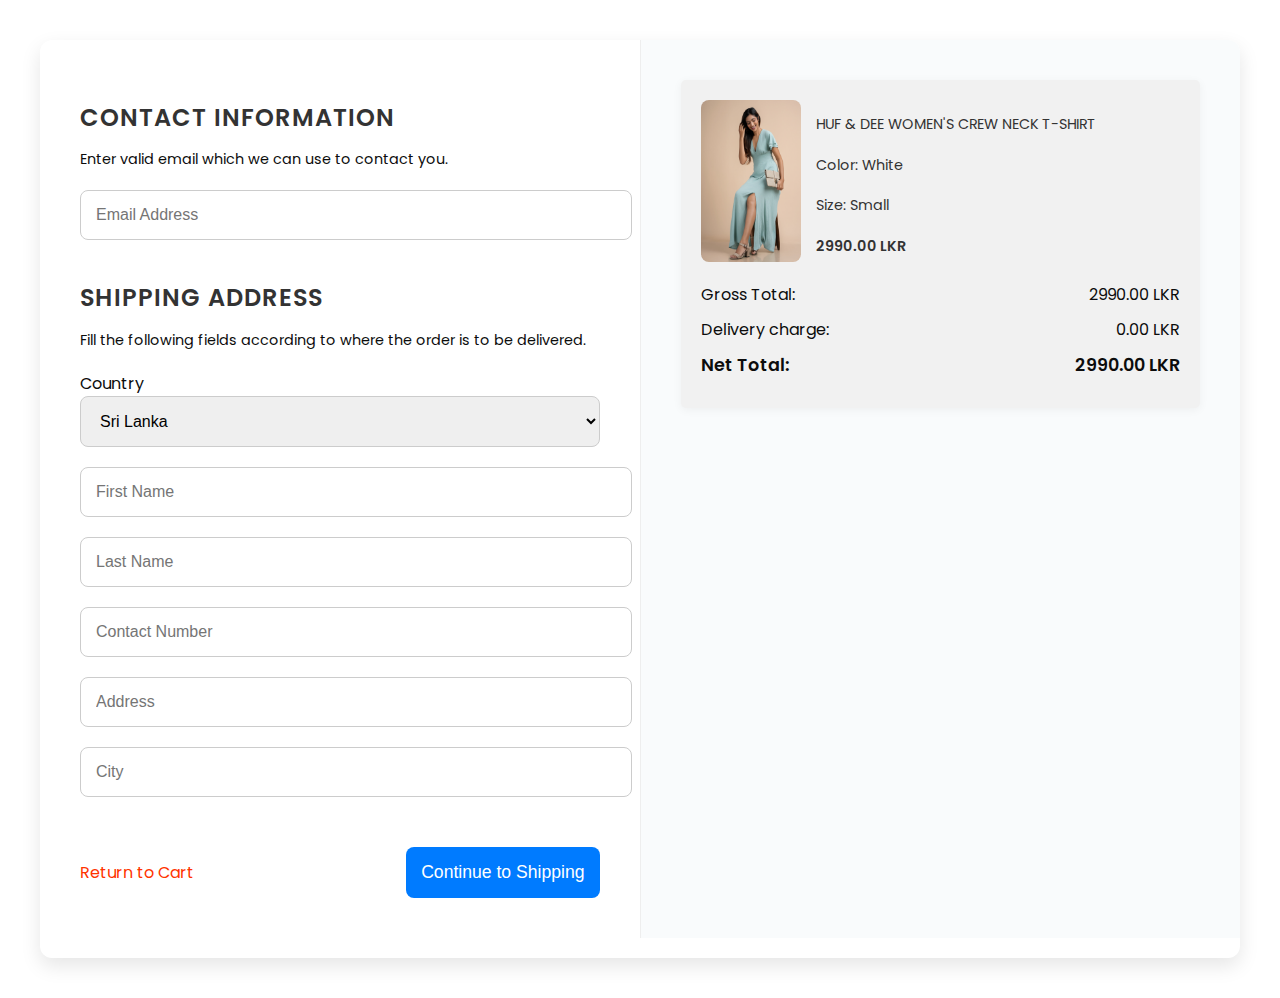
<file: pages/shop-standart-forms.html>
<!DOCTYPE html>
<html lang="en">

<head>
    <meta charset="UTF-8">
    <meta name="viewport" content="width=device-width, initial-scale=1.0">
    <title>Checkout</title>
    <link href="../css/style.css" rel="stylesheet" />
    <link href="https://fonts.googleapis.com/css2?family=Poppins:wght@300;400;600&display=swap" rel="stylesheet">
</head>

<body>
    <div class="checkout-container">
        <!-- Left Side: Contact Information and Shipping Address -->
        <div class="left-section">
            <h2>Contact Information</h2>
            <p>Enter valid email which we can use to contact you.</p>
            <input type="email" placeholder="Email Address" class="input-field" required>

            <h2>Shipping Address</h2>
            <p>Fill the following fields according to where the order is to be delivered.</p>

            <label for="country">Country</label>
            <select id="country" class="input-field">
                <option value="sri-lanka" selected>Sri Lanka</option>
                <option value="india">India</option>
                <option value="usa">USA</option>
                <option value="uk">UK</option>
            </select>

            <div class="name-container">
                <input type="text" placeholder="First Name" class="input-field half-width" required>
                <input type="text" placeholder="Last Name" class="input-field half-width" required>
            </div>

            <input type="tel" placeholder="Contact Number" class="input-field" required>
            <input type="text" placeholder="Address" class="input-field" required>
            <input type="text" placeholder="City" class="input-field" required>

            <div class="checkout-actions">
                <a href="../pages/cart.html" class="back-to-cart">Return to Cart</a>

                <a href="../index.html">
                    <button class="continue-btn">Continue to Shipping</button>
                </a>
            </div>
        </div>

        <!-- Right Side: Order Summary -->
        <div class="right-section">
            <div class="order-summary">
                <div class="product">
                    <img src="../image/icons/others/4.jpg" alt="Product Image" class="product-image">
                    <div class="product-details">
                        <p>HUF & DEE WOMEN'S CREW NECK T-SHIRT</p>
                        <p>Color: White</p>
                        <p>Size: Small</p>
                        <p class="price">2990.00 LKR</p>
                    </div>
                </div>
                <div class="order-totals">
                    <div class="total-item">
                        <span>Gross Total:</span>
                        <span>2990.00 LKR</span>
                    </div>
                    <div class="total-item">
                        <span>Delivery charge:</span>
                        <span>0.00 LKR</span>
                    </div>
                    <div class="total-item">
                        <span><strong>Net Total:</strong></span>
                        <span><strong>2990.00 LKR</strong></span>
                    </div>
                </div>
            </div>
        </div>
    </div>
</body>

</html>
</file>
<file: css/style.css>
body {
  font-family: 'Poppins', sans-serif;
  color: #0c0c0c;
  background-color: #ffffff;
}

p {
  font-family: 'Poppins', sans-serif;
}

.layout_margin {
  p {
    font-family: 'Poppins', sans-serif;
  }

  .layout_margin {
    margin: 90px 0;
  }

  .layout_padding {
    padding: 90px 0;
  }

  .layout_padding2 {
    padding: 45px 0;
  }

  .layout_padding2-top {
    padding-top: 45px;
  }

  .layout_padding2-bottom {
    padding-bottom: 45px;
  }

  .layout_padding-top {
    padding-top: 90px;
  }

  .layout_padding-bottom {
    padding-bottom: 90px;
  }

  .custom_heading {
    display: -webkit-box;
    display: -ms-flexbox;
    display: flex;
    -webkit-box-pack: center;
    -ms-flex-pack: center;
    justify-content: center;
    -webkit-box-align: center;
    -ms-flex-align: center;
    align-items: center;
  }

  .custom_heading h4 {
    font-weight: bold;
    color: #9a9a99;
    margin: 0;
  }

  .custom_heading hr {
    width: 1px;
    height: 50px;
    -webkit-transform: rotate(15deg);
    transform: rotate(15deg);
    border: 0;
    margin: 0 8px;
    background-color: #bdbdbd;
  }

  .custom_heading h3 {
    font-weight: bold;
    margin: 0;
    text-transform: uppercase;
  }

  /*header section*/
  .hero_area {
    height: 100vh;
    position: relative;
    background-image: url(../images/hero-bg.jpg);
    background-repeat: no-repeat;
    background-size: cover;
    background-position: center;
  }

  .sub_page .hero_area {
    height: auto;
    padding-bottom: 10px;
    background: -webkit-gradient(linear, left top, right top, from(#0c0b08), color-stop(#232221), to(#0c0b08));
    background: linear-gradient(to right, #0c0b08, #232221, #0c0b08);
  }

  .sub_page .category_section .category_container {
    margin-top: 90px;
  }

  .header_section .container-fluid {
    padding-right: 25px;
    padding-left: 25px;
  }

  .header_section .nav_container {
    margin: 0 auto;
  }

  .custom_nav-container.navbar-expand-lg .navbar-nav .nav-link img {
    width: 22px;
    margin-right: 15px;
  }

  .custom_nav-container.navbar-expand-lg .navbar-nav .nav-link {
    padding: 0px 25px;
    color: #fefeff;
    text-align: center;
    font-family: "Roboto", sans-serif;
  }


  .custom_menu-btn {
    z-index: 9;
    position: absolute;
    left: 0;
    top: 15px;
  }

  .custom_menu-btn button {
    margin-top: 12px;
    outline: none;
    border: none;
    background-color: transparent;
  }

  .custom_menu-btn span {
    display: block;
    width: 35px;
    height: 5px;
    background-color: #FF6347;
    margin: 7px 0;
    -webkit-transition: all .3s;
    transition: all .3s;
  }

  .custom_menu-btn .custom_menu-btn .s-2 {
    -webkit-transition: all .1s;
    transition: all .1s;
  }

  .menu_btn-style {
    position: fixed;
    left: 22px;
    top: 15px;
  }

  .menu_btn-style button {
    -webkit-transform: translateX(14px);
    transform: translateX(14px);
  }

  .menu_btn-style button .s-1 {
    -webkit-transform: rotate(45deg) translateY(17px);
    transform: rotate(45deg) translateY(17px);
  }

  .menu_btn-style button .s-2 {
    -webkit-transform: translateX(-100px);
    transform: translateX(-100px);
  }

  .menu_btn-style button .s-3 {
    -webkit-transform: rotate(-45deg) translateY(-17px);
    transform: rotate(-45deg) translateY(-17px);
  }

  .navbar-expand-lg {
    -webkit-box-pack: justify;
    -ms-flex-pack: justify;
    justify-content: space-between;
  }

  .navbar-expand-lg .navbar-collapse {
    -webkit-box-flex: 0;
    -ms-flex-positive: 0;
    flex-grow: 0;
  }

  .overlay {
    height: 100%;
    width: 0;
    position: fixed;
    z-index: 1;
    top: 0;
    left: 0;
    background-color: rgba(37, 36, 36, 0.9);
    overflow-x: hidden;
    -webkit-transition: 0.5s;
    transition: 0.5s;
  }

  .overlay .closebtn {
    position: absolute;
    top: 0;
    right: 30px;
    font-size: 60px;
  }

  .overlay a {
    display: inline-block;
    padding: 10px 35px;
    text-decoration: none;
    font-size: 18px;
    text-transform: uppercase;
    color: #fefdfc;
    margin: 10px 0;
    display: block;
    -webkit-transition: 0.3s;
    transition: 0.3s;
    border: 1.5px solid #fefdfc;
  }

  .overlay a:hover {
    border-color: transparent;
    background-color: #fefdfc;
  }

  .overlay-content {
    position: relative;
    top: 35%;
    width: 100%;
    text-align: center;
    margin-top: 30px;
    display: -webkit-box;
    display: -ms-flexbox;
    display: flex;
    -webkit-box-orient: vertical;
    -webkit-box-direction: normal;
    -ms-flex-direction: column;
    flex-direction: column;
    -webkit-box-align: center;
    -ms-flex-align: center;
    align-items: center;
  }

  .menu_width {
    width: 100%;
  }

  .scroll-y-hidden {
    overflow-y: hidden;
  }

  a,
  a:hover,
  a:focus {
    text-decoration: none;
  }

  a:hover,
  a:focus {
    color: initial;
  }

  .btn,
  .btn:focus {
    outline: none !important;
    -webkit-box-shadow: none;
    box-shadow: none;
  }

  .fk_width {
    width: 50px;
  }

  .custom_nav-container .nav_search-btn {
    background-image: url(../images/cart.png);
    background-size: 18px;
    background-repeat: no-repeat;
    width: 35px;
    height: 35px;
    padding: 0;
    border: none;
    background-position: center;
  }

  .custom_nav-container .nav_cart-btn {
    background-image: url(../images/search-icon.png );
    background-size: 18px;
    background-repeat: no-repeat;
    width: 35px;
    height: 35px;
    padding: 0;
    border: none;
    background-position: center;
  }


  /* The dropdown container */
  .cart-dropdown-content {
    display: none;
    position: absolute;
    right: 50px;
    top: 50px;
    background-color: white;
    min-width: 200px;
    box-shadow: 0px 8px 16px 0px rgba(0, 0, 0, 0.2);
    z-index: 1;
    border: 1px solid white;
    padding: 10px;
  }

  /* Show the dropdown */
  .cart-dropdown-content.show {
    display: block;
  }

  /* Dropdown content links */
  .cart-dropdown-content a {
    color: black;
    padding: 8px 16px;
    text-decoration: none;
    display: block;
  }

  /* Change color of dropdown links on hover */
  .cart-dropdown-content a:hover {
    background-color: gray;
  }

  .custom_nav-container .nav_profile-btn {
    background-image: url(../images/profile_icon.png);
    background-size: 18px;
    background-repeat: no-repeat;
    width: 35px;
    height: 35px;
    padding: 0;
    border: none;
    background-position: center;
  }

  .navbar-brand {
    display: -webkit-box;
    display: -ms-flexbox;
    display: flex;
    -webkit-box-align: center;
    -ms-flex-align: center;
    align-items: center;
  }

  .navbar-brand img {
    width: 40px;
    margin-right: 15px;
  }

  .navbar-brand span {
    text-transform: uppercase;
    font-size: 24px;
    font-weight: 700;
    color: #FF6347;
  }

  .custom_nav-container {
    z-index: 99999;
    padding: 15px 0;
  }

  .custom_nav-container .navbar-toggler {
    outline: none;
  }

  .custom_nav-container .navbar-toggler .navbar-toggler-icon {
    background-image: url(../images/menu.png);
    background-size: 55px;
  }

  .quote_btn-container a {
    display: inline-block;
    padding: 5px 15px;
    background-color: #fc5d35;
    color: #f7f7f7;
    font-size: 14px;
    text-transform: uppercase;
  }

  /*end header section*/
  .slider_section {
    display: -webkit-box;
    display: -ms-flexbox;
    display: flex;
    -webkit-box-align: center;
    -ms-flex-align: center;
    align-items: center;
    height: calc(100% - 70px);
    padding: 50px 0;
  }

  .slider_section .row {
    -webkit-box-align: center;
    -ms-flex-align: center;
    align-items: center;
    position: unset;
  }

  .slider_section .row .col-lg-7.col-md-10 {
    position: unset;
  }

  .slider_section .carousel {
    position: unset;
  }

  .slider_section .detail-box {
    color: #fefdfc;
    margin-bottom: 75px;
  }

  .slider_section .detail-box h2 {
    font-weight: bold;
    font-size: 3rem;
    text-transform: uppercase;
    margin: 0;
  }

  .slider_section .detail-box h1 {
    text-transform: uppercase;
    font-size: 5rem;
  }

  .slider_section .detail-box p {
    margin-top: 25px;
    width: 85%;
    font-family: 'Poppins', sans-serif;
  }

  .slider_section .detail-box a {
    display: inline-block;
    padding: 12px 40px;
    background-color: transparent;
    color: #fefdfc;
    border: 1px solid #fefdfc;
    text-transform: uppercase;
    margin-top: 35px;
  }

  .slider_section .detail-box a:hover {
    background-color: #fefdfc;
    color: #050505;
  }

  .slider_section .carousel-control-prev,
  .slider_section .carousel-control-next {
    width: 35px;
    height: 35px;
    opacity: 1;
    background-repeat: no-repeat;
    background-position: center;
    border: 1px solid #fefdfc;
    border-radius: 100%;
    background-size: 15px;
    position: absolute;
    /* Position them within the parent */
    top: 80%;
  }

  /* Adjust these values to increase/decrease the space between the buttons */
  .slider_section .carousel-control-prev {
    left: 50%;
    transform: translate(-140%, -100%);
    /* Moves left button more to the left */
  }

  .slider_section .carousel-control-next {
    left: 50%;
    transform: translate(10%, -100%);
    /* Moves right button more to the right */
  }


  .slider_section .carousel-control-prev {
    background-image: url(../images/left-arrow.png);
    right: 65px;
  }

  .slider_section .carousel-control-next {
    background-image: url(../images/right-arrow.png);
    right: 25px;
  }

  .slider_section .number-box {
    position: absolute;
    left: 15px;
    bottom: 10%;
    display: -webkit-box;
    display: -ms-flexbox;
    display: flex;
    -webkit-box-orient: vertical;
    -webkit-box-direction: normal;
    -ms-flex-direction: column;
    flex-direction: column;
    -webkit-box-pack: justify;
    -ms-flex-pack: justify;
    justify-content: space-between;
    padding: 0 25px;
    -webkit-box-flex: 1;
    -ms-flex: 1;
    flex: 1;
    height: 90%;
  }

  .slider_section .number-box hr {
    width: 1px;
    height: auto;
    border: none;
    background-color: #fefdfc;
    -ms-flex-preferred-size: 100%;
    flex-basis: 100%;
  }

  .slider_section .number-box .social_box {
    display: -webkit-box;
    display: -ms-flexbox;
    display: flex;
    -webkit-box-orient: vertical;
    -webkit-box-direction: normal;
    -ms-flex-direction: column;
    flex-direction: column;
  }

  .slider_section .number-box .social_box a {
    margin: 4px 0;
  }

  .category_section .category_container {
    display: -webkit-box;
    display: -ms-flexbox;
    display: flex;
    -ms-flex-wrap: wrap;
    flex-wrap: wrap;
    padding: 25px 45px;
    text-align: center;
    margin-top: -65px;
    background-color: #fefdfc;
    -webkit-box-shadow: 0 0 10px 0 rgba(0, 0, 0, 0.2);
    box-shadow: 0 0 10px 0 rgba(0, 0, 0, 0.2);
    position: relative;
    z-index: 9;
  }

  .category_section .category_container .box {
    -webkit-box-flex: 1;
    -ms-flex: 1;
    flex: 1;
    margin: 20px 0;
    min-width: 120px;
  }

  .category_section .category_container .box .img-box {
    height: 45px;
  }

  .category_section .category_container .box .img-box img {
    height: 100%;
  }

  .category_section .category_container .box .img-box .img-2 {
    display: none;
  }

  .category_section .category_container .box a h6 {
    margin-top: 10px;
    margin-bottom: 0;
    color: #9a9a99;
  }

  .category_section .category_container .box a.active .img-box .img-1,
  .category_section .category_container .box a:hover .img-box .img-1 {
    display: none;
  }

  .category_section .category_container .box a.active .img-box .img-2,
  .category_section .category_container .box a:hover .img-box .img-2 {
    display: inline-block;
  }

  .category_section .category_container .box a.active h6,
  .category_section .category_container .box a:hover h6 {
    color: #050505;
  }

  .shop_section .custom_heading {
    margin-bottom: 25px;
  }

  .shop_section .shop_content .shop_heading {
    display: -webkit-box;
    display: -ms-flexbox;
    display: flex;
    -webkit-box-pack: justify;
    -ms-flex-pack: justify;
    justify-content: space-between;
    padding: 0 35px 15px 35px;
  }

  .shop_section .shop_content .shop_heading h4 {
    margin: 0;
  }

  .shop_section .shop_content .shop_heading a {
    color: #7d7c7a;
    padding: 0;
    position: relative;
  }

  .shop_section .shop_content .shop_heading a::after {
    content: "";
    width: 100%;
    height: 1px;
    position: absolute;
    left: 0;
    bottom: 2px;
    background-color: #b7b7b7;
  }

  .shop_section .shop_container {
    display: -webkit-box;
    display: -ms-flexbox;
    display: flex;
    -webkit-box-pack: center;
    -ms-flex-pack: center;
    justify-content: center;
    padding: 0 25px;
    -ms-flex-wrap: wrap;
    flex-wrap: wrap;
  }

  .shop_section .shop_container .box {
    -webkit-box-flex: 1;
    -ms-flex: 1;
    flex: 1;
    display: -webkit-box;
    display: -ms-flexbox;
    display: flex;
    -webkit-box-orient: vertical;
    -webkit-box-direction: normal;
    -ms-flex-direction: column;
    flex-direction: column;
    -webkit-box-pack: end;
    -ms-flex-pack: end;
    justify-content: flex-end;
    margin: 0 10px 35px 10px;
    background-color: #eeeeee;
    position: relative;
    padding: 30px;
    min-width: 225px;
    height: 355px;
  }

  .shop_section .shop_container .box a {
    color: #050505;
  }

  .shop_section .shop_container .box .img-box {
    display: -webkit-box;
    display: -ms-flexbox;
    display: flex;
    -webkit-box-pack: center;
    -ms-flex-pack: center;
    justify-content: center;
    height: 275px;
  }

  .shop_section .shop_container .box .img-box img {
    height: 100%;
    width: 110%;
  }

  .shop_section .shop_container .box .detail-box {
    display: -webkit-box;
    display: -ms-flexbox;
    display: flex;
    -webkit-box-pack: justify;
    -ms-flex-pack: justify;
    justify-content: space-between;
    padding-top: 10px;
  }



  .shop_section .shop_container .box .detail-box h6 span {
    color: #fbc660;
  }

  .shop_section .shop_container .box .new {
    width: 50px;
    height: 50px;
    position: absolute;
    top: 10px;
    left: 10px;
    background-color: #fefdfc;
    display: -webkit-box;
    display: -ms-flexbox;
    display: flex;
    -webkit-box-pack: center;
    -ms-flex-pack: center;
    justify-content: center;
    -webkit-box-align: center;
    -ms-flex-align: center;
    align-items: center;
    border-radius: 100%;
  }

  .loading_box {
    display: -webkit-box;
    display: -ms-flexbox;
    display: flex;
    -webkit-box-orient: vertical;
    -webkit-box-direction: normal;
    -ms-flex-direction: column;
    flex-direction: column;
    -webkit-box-align: center;
    -ms-flex-align: center;
    align-items: center;
    padding: 20px 0 90px 0;
  }

  .loading_box .img-box {
    width: 75px;
  }

  .loading_box .img-box img {
    width: 100%;
    -webkit-animation: rotate1 1s infinite;
    animation: rotate1 1s infinite;
  }

  .loading_box .detail-box {
    margin-top: 10px;
  }

  @-webkit-keyframes rotate1 {
    0% {
      -webkit-transform: rotate(0deg);
      transform: rotate(0deg);
    }

    50% {
      -webkit-transform: rotate(180deg);
      transform: rotate(180deg);
    }

    100% {
      -webkit-transform: rotate(360deg);
      transform: rotate(360deg);
    }
  }

  @keyframes rotate1 {
    0% {
      -webkit-transform: rotate(0deg);
      transform: rotate(0deg);
    }

    50% {
      -webkit-transform: rotate(180deg);
      transform: rotate(180deg);
    }

    100% {
      -webkit-transform: rotate(360deg);
      transform: rotate(360deg);
    }
  }

  .get_section {
    background: -webkit-gradient(linear, left top, left bottom, from(#0c0b08), color-stop(#232221), to(#0c0b08));
    background: linear-gradient(to bottom, #0c0b08, #232221, #0c0b08);
    color: #fefdfc;
  }

  .get_section .row {
    -webkit-box-align: center;
    -ms-flex-align: center;
    align-items: center;
  }

  .get_section .detail-box {
    margin: 45px 0;
  }

  .get_section .detail-box h2 span {
    font-size: 1.8em;
    color: #FF6347;
  }

  .get_section .img-box img {
    width: 100%;
  }

  .get_section a {
    display: inline-block;
    padding: 10px 55px;
    background-color: transparent;
    color: #fefdfc;
    border: 1px solid #fefdfc;
  }

  .get_section a:hover {
    background-color: #fefdfc;
    color: #050505;
  }

  .client_section .client_container {
    width: 87%;
    margin: 0 auto;
  }

  .client_section .client_container .box {
    margin: 20px auto;
    width: 550px;
  }

  .client_section .client_container .box .detail-box {
    padding: 35px;
    -webkit-box-shadow: 0px 0px 16px 0px rgba(0, 0, 0, 0.29);
    box-shadow: 0px 0px 16px 0px rgba(0, 0, 0, 0.29);
  }

  .client_section .client_container .box .detail-box p {
    margin: 0;
  }

  .client_section .client_container .box .client-id {
    display: -webkit-box;
    display: -ms-flexbox;
    display: flex;
    -webkit-box-align: end;
    -ms-flex-align: end;
    align-items: flex-end;
    margin-top: 25px;
  }

  .client_section .client_container .box .client-id .img-box {
    min-width: 90px;
    margin-right: 25px;
  }

  .client_section .client_container .box .client-id .img-box img {
    width: 100%;
  }

  .client_section .client_container .box .client-id .name {
    margin-bottom: 15px;
  }

  .client_section .client_container .box .client-id .name h5 {
    color: #021056;
  }

  .client_section .client_container .box .client-id .name h6 {
    color: #FF6347;
  }

  .client_section .carousel-control-prev,
  .client_section .carousel-control-next {
    width: 50px;
    height: 50px;
    top: 50%;
    z-index: 9;
    background-size: 9px;
    background-repeat: no-repeat;
    background-position: center;
    opacity: 1;
    background-color: #363636;
    -webkit-transform: translateY(-50%);
    transform: translateY(-50%);
  }

  .client_section .carousel-control-prev:hover,
  .client_section .carousel-control-next:hover {
    background-color: #464646;
  }

  .client_section .carousel-control-prev {
    background-image: url(../images/left-angle.png);
    left: 0;
  }

  .client_section .carousel-control-next {
    background-image: url(../images/right-angle.png);
    right: 0;
  }

  /* footer section*/
  .footer_section {
    background-color: #242322;
    text-align: center;
    color: #fefdfc;
    margin-top: 50px;
  }

  .footer_section .social_container {
    display: -webkit-box;
    display: -ms-flexbox;
    display: flex;
    -webkit-box-orient: vertical;
    -webkit-box-direction: normal;
    -ms-flex-direction: column;
    flex-direction: column;
    -webkit-box-align: center;
    -ms-flex-align: center;
    align-items: center;
  }

  .footer_section .social_container h2 {
    color: #FF6347;
  }

  .footer_section .social_container h4 {
    text-transform: uppercase;
  }

  .footer_section .social_container .social-box {
    margin: 15px auto 45px auto;
    display: -webkit-box;
    display: -ms-flexbox;
    display: flex;
    -webkit-box-align: center;
    -ms-flex-align: center;
    align-items: center;
    -webkit-box-pack: center;
    -ms-flex-pack: center;
    justify-content: center;
    padding-right: 10px;
  }

  .footer_section .social_container .social-box hr {
    width: 1px;
    height: 45px;
    -webkit-transform: rotate(30deg);
    transform: rotate(30deg);
    border: 0;
    margin: 0 10px;
    background-color: red;
  }

  .footer_section p {
    margin: 0;
    padding: 0 20px;
  }

  .footer_section a {
    color: #fefdfc;
  }

  /*# sourceMappingURL=style.css.map */



  /* WOMEN_PAGE */

  .slider {
    position: relative;
    width: 100%;
    height: 500px;
    /* Adjust this value to increase/decrease the height */
    overflow: hidden;
    background-size: cover;
    bottom: 80px;
  }

  .slides {
    display: flex;
    transition: transform 0.5s ease-in-out;
    height: 100%;
  }

  .slide {
    min-width: 100%;
    box-sizing: border-box;
    height: 100%;
  }

  .slide img {
    width: 100%;
    height: 100%;
    object-fit: cover;
    /* Ensures the image covers the entire slide area */
  }


  .controls {
    position: absolute;
    top: 50%;
    width: 100%;
    display: flex;
    justify-content: space-between;
    transform: translateY(-50%);
  }

  .controls button {
    background-color: rgba(0, 0, 0, 0.5);
    color: white;
    border: none;
    padding: 10px;
    cursor: pointer;
  }

  .products {
    display: flex;
    flex-wrap: wrap;
    justify-content: center;
    padding: 20px;
    gap: 20px;
  }

  .product-card {
    border: 1px solid #ddd;
    border-radius: 5px;
    padding: 10px;
    width: 250px;
    /* Adjust this value to decrease the width */
    height: 350px;
    text-align: center;
    box-shadow: 0 2px 5px rgba(0, 0, 0, 0.1);
    transition: transform 0.3s ease;
    text-decoration: none;
    color: inherit;
    /* Ensure text color stays the same */
  }

  .product-card:hover {
    transform: scale(1.05);
  }

  .product-card img {
    width: 100%;
    height: 50%;
    /* Adjust this value to decrease the height */
    object-fit: cover;
  }

  .product-card h3 {
    margin: 10px 0;
    font-size: 1em;
    /* Adjust this value to decrease the font size */
  }

  .product-card p {
    color: #555;
    font-size: 0.9em;
    /* Adjust this value to decrease the font size */
  }

  .buttons {
    display: flex;
    justify-content: space-between;
    margin-top: 10px;
  }

  .buttons {
    display: flex;
    justify-content: space-between;
    margin-top: 10px;
  }

  .btn {
    background: none;
    padding: 8px 14px;
    font-size: 14px;
    font-family: "Montserrat";
    cursor: pointer;
    margin: 5px 0;
    transition: 0.8s;
    position: relative;
    overflow: hidden;
    display: inline-block;
    text-align: left;
    margin-left: 5px;
    margin-right: 0;
    border: none;
  }

  .btn1,
  .btn2 {
    color: #FF6347;
  }

  .btn1:hover,
  .btn2:hover {
    color: #FF6347;
  }

  .btn::before {
    content: "";
    position: absolute;
    left: 0;
    width: 100%;
    height: 0%;
    background: black;
    z-index: -1;
    transition: 0.8s;
  }

  .btn1::before {
    top: 0;
    border-radius: 0 0 50% 50%;
  }

  .btn2::before {
    bottom: 0;
    border-radius: 50% 50% 0 0;
  }

  .btn1::before,
  .btn2::before {
    height: 180%;
  }

  .btn1:hover::before,
  .btn2:hover::before {
    height: 0%;
  }


  /* cloth page */

  * {
    margin: 0;
    padding: 0;
    box-sizing: border-box;
    font-family: Arial, sans-serif;
  }

  body {
    background-color: #f5f5f5;
    color: #333;
  }

  /* Style for the navbar */
  .custom_nav-container {
    display: flex;
    justify-content: space-between;
    align-items: center;
  }

  /* Moves the form to the right */
  .ml-auto {
    margin-left: auto;
  }

  /* Add padding to the buttons in the navbar */
  .nav_cart-btn,
  .nav_search-btn {

    color: #FF6347;
    border: none;
    padding: 10px;
    cursor: pointer;
  }

  /* Style the cart dropdown */
  .cart-dropdown-content {
    display: none;
    position: absolute;
    background-color: #f9f9f9;
    min-width: 200px;
    box-shadow: 0px 8px 16px 0px rgba(0, 0, 0, 0.2);
    z-index: 1;
  }

  .cart-dropdown-content p,
  .cart-dropdown-content a {
    padding: 12px;
    text-decoration: none;
    display: block;
    color: black;
  }

  .cart-dropdown-content a:hover {
    background-color: #ddd;
  }

  /* Make the cart dropdown visible when triggered */
  .show {
    display: block;
  }


  /* Flexbox for navbar layout */
  .custom_nav-container {
    display: flex;
    justify-content: space-between;
    /* Space between left, center, and right elements */
    align-items: center;
    padding: 10px 20px;
    position: relative;
  }

  /* Centering the AVYAYA text */
  .centered-logo {
    position: absolute;
    left: 50%;
    transform: translateX(-50%);
    text-align: center;
  }





  /* cart page */

  /* Apply font styling from Google Fonts */
  @import url('https://fonts.googleapis.com/css2?family=Poppins:wght@300;400;600&display=swap');

  .cart-container {
    width: 90%;
    max-width: 1000px;
    margin: 50px auto;
    background-color: #fff;
    padding: 30px;
    border-radius: 15px;
    box-shadow: 0 6px 20px rgba(0, 0, 0, 0.1);
  }

  h2 {
    font-weight: 600;
    text-align: left;
    margin-bottom: 20px;
    font-size: 2rem;
    color: #FF6347;
    text-transform: uppercase;
    letter-spacing: 1px;
  }

  .cart-table {
    width: 100%;
    border-collapse: collapse;
    margin-bottom: 30px;
    background-color: #f9fbfc;
    border-radius: 8px;
    overflow: hidden;
    box-shadow: 0 2px 8px rgba(0, 0, 0, 0.05);
  }

  .cart-table th,
  .cart-table td {
    padding: 15px;
    text-align: left;
    border-bottom: 1px solid #eee;
    font-size: 1rem;
  }

  .cart-table th {
    background-color: #FF6347;
    color: #fff;
    text-transform: uppercase;
  }

  .cart-table img {
    width: 100px;
    height: auto;
    border-radius: 10px;
    transition: transform 0.3s ease;
  }

  .cart-table img:hover {
    transform: scale(1.1);
  }

  .item-title {
    color: #FF6347;
    text-decoration: none;
    font-weight: 600;
    font-size: 1.1rem;
    transition: color 0.3s ease;
  }

  .item-title:hover {
    color: #333;
  }

  .more-info {
    color: #666;
    text-decoration: none;
    font-size: 0.9rem;
    display: block;
    margin-top: 5px;
  }

  input[type="number"] {
    width: 50px;
    padding: 7px;
    border: 1px solid #ccc;
    border-radius: 5px;
    text-align: center;
  }

  input[type="number"]:focus {
    outline: none;
    border-color: #FF6347;
  }

  .totals {
    text-align: right;
    margin-bottom: 30px;
    font-size: 1.2rem;
    font-weight: 500;
  }

  .totals div {
    margin-bottom: 10px;
  }

  .totals span {
    display: inline-block;
    width: 200px;
  }

  .cart-actions {
    display: flex;
    justify-content: space-between;
    align-items: center;
  }

  .cart-actions button {
    padding: 12px 25px;
    border: none;
    border-radius: 5px;
    font-size: 1.1rem;
    cursor: pointer;
    transition: all 0.3s ease;
  }

  .continue-shopping {
    background-color: #007BFF;
    color: white;
    box-shadow: 0 4px 12px rgba(0, 123, 255, 0.2);
  }

  .continue-shopping:hover {
    background-color: #0056b3;
    box-shadow: 0 6px 18px rgba(0, 123, 255, 0.3);
  }

  .checkout {
    background-color: #FF6347;
    color: white;
    box-shadow: 0 4px 12px rgba(255, 99, 71, 0.2);
  }

  .checkout:hover {
    background-color: #e04d3b;
    box-shadow: 0 6px 18px rgba(255, 99, 71, 0.3);
  }

  button:focus {
    outline: none;
  }

  /* checkout form */

  /* Import Google Fonts */
  @import url('https://fonts.googleapis.com/css2?family=Poppins:wght@300;400;600&display=swap');

  .checkout-container {
    display: flex;
    justify-content: space-between;
    max-width: 1200px;
    margin: 40px auto;
    background-color: #fff;
    box-shadow: 0 8px 20px rgba(0, 0, 0, 0.1);
    border-radius: 12px;
    overflow: hidden;
  }

  .left-section,
  .right-section {
    width: 50%;
    padding: 40px;
  }

  .left-section {
    border-right: 1px solid #eee;
  }

  h2 {
    font-size: 1.5rem;
    margin-bottom: 10px;
    color: #333;
  }

  p {
    font-size: 0.9rem;
    margin-bottom: 20px;
  }

  .input-field {
    width: 100%;
    padding: 15px;
    margin-bottom: 20px;
    font-size: 1rem;
    border: 1px solid #ccc;
    border-radius: 8px;
    transition: border-color 0.3s ease;
  }

  .input-field:focus {
    border-color: #007BFF;
    outline: none;
  }

  .name-container {
    display: flex;
    justify-content: space-between;
  }

  .half-width {
    width: 48%;
  }

  .checkout-actions {
    display: flex;
    justify-content: space-between;
    align-items: center;
    margin-top: 30px;
  }

  .back-to-cart {
    color: #007BFF;
    text-decoration: none;
    font-size: 1rem;
    transition: color 0.3s ease;
  }

  .back-to-cart:hover {
    color: #0056b3;
  }

  .continue-btn {
    background-color: #007BFF;
    color: white;
    padding: 12px 25px;
    border: none;
    border-radius: 8px;
    font-size: 1.1rem;
    cursor: pointer;
    transition: background-color 0.3s ease;
  }

  .continue-btn:hover {
    background-color: #0056b3;
  }

  /* Right Section Styling */
  .right-section {
    background-color: #f9fbfc;
  }

  .order-summary {
    padding: 30px;
    background-color: white;
    border-radius: 12px;
    box-shadow: 0 2px 10px rgba(0, 0, 0, 0.05);
  }

  .product {
    display: flex;
    margin-bottom: 20px;
  }

  .product-image {
    width: 100px;
    height: auto;
    margin-right: 15px;
    border-radius: 8px;
  }

  .product-details {
    display: flex;
    flex-direction: column;
    justify-content: space-between;
  }

  .product-details p {
    font-size: 0.9rem;
    color: #333;
    margin-bottom: 5px;
  }

  .price {
    font-weight: 600;
    font-size: 1.2rem;
    color: #333;
  }

  .order-totals {
    margin-top: 20px;
  }

  .total-item {
    display: flex;
    justify-content: space-between;
    font-size: 1rem;
    margin-bottom: 10px;
  }

  .total-item strong {
    font-weight: 600;
    font-size: 1.1rem;
  }


}

.layout_padding {
  padding: 90px 0;
}

.layout_padding2 {
  padding: 45px 0;
}

.layout_padding2-top {
  padding-top: 45px;
}

.layout_padding2-bottom {
  padding-bottom: 45px;
}

.layout_padding-top {
  padding-top: 90px;
}

.layout_padding-bottom {
  padding-bottom: 90px;
}

.custom_heading {
  display: -webkit-box;
  display: -ms-flexbox;
  display: flex;
  -webkit-box-pack: center;
  -ms-flex-pack: center;
  justify-content: center;
  -webkit-box-align: center;
  -ms-flex-align: center;
  align-items: center;
}

.custom_heading h4 {
  font-weight: bold;
  color: #9a9a99;
  margin: 0;
}

.custom_heading hr {
  width: 1px;
  height: 50px;
  -webkit-transform: rotate(15deg);
  transform: rotate(15deg);
  border: 0;
  margin: 0 8px;
  background-color: #bdbdbd;
}

.custom_heading h3 {
  font-weight: bold;
  margin: 0;
  text-transform: uppercase;
}

/*header section*/
.hero_area {
  height: 100vh;
  position: relative;
  background-image: url(../images/hero-bg.jpg);
  background-repeat: no-repeat;
  background-size: cover;
  background-position: center;
}

.sub_page .hero_area {
  height: auto;
  padding-bottom: 10px;
  background: -webkit-gradient(linear, left top, right top, from(#0c0b08), color-stop(#232221), to(#0c0b08));
  background: linear-gradient(to right, #0c0b08, #232221, #0c0b08);
}

.sub_page .category_section .category_container {
  margin-top: 90px;
}

.header_section .container-fluid {
  padding-right: 25px;
  padding-left: 25px;
}

.header_section .nav_container {
  margin: 0 auto;
}

.custom_nav-container.navbar-expand-lg .navbar-nav .nav-link img {
  width: 22px;
  margin-right: 15px;
}

.custom_nav-container.navbar-expand-lg .navbar-nav .nav-link {
  padding: 0px 25px;
  color: #fefeff;
  text-align: center;
  font-family: "Roboto", sans-serif;
}


.custom_menu-btn {
  z-index: 9;
  position: absolute;
  left: 0;
  top: 15px;
}

.custom_menu-btn button {
  margin-top: 12px;
  outline: none;
  border: none;
  background-color: transparent;
}

.custom_menu-btn span {
  display: block;
  width: 35px;
  height: 5px;
  background-color: #FF6347;
  margin: 7px 0;
  -webkit-transition: all .3s;
  transition: all .3s;
}

.custom_menu-btn .custom_menu-btn .s-2 {
  -webkit-transition: all .1s;
  transition: all .1s;
}

.menu_btn-style {
  position: fixed;
  left: 22px;
  top: 15px;
}

.menu_btn-style button {
  -webkit-transform: translateX(14px);
  transform: translateX(14px);
}

.menu_btn-style button .s-1 {
  -webkit-transform: rotate(45deg) translateY(17px);
  transform: rotate(45deg) translateY(17px);
}

.menu_btn-style button .s-2 {
  -webkit-transform: translateX(-100px);
  transform: translateX(-100px);
}

.menu_btn-style button .s-3 {
  -webkit-transform: rotate(-45deg) translateY(-17px);
  transform: rotate(-45deg) translateY(-17px);
}

.navbar-expand-lg {
  -webkit-box-pack: justify;
  -ms-flex-pack: justify;
  justify-content: space-between;
}

.navbar-expand-lg .navbar-collapse {
  -webkit-box-flex: 0;
  -ms-flex-positive: 0;
  flex-grow: 0;
}

.overlay {
  height: 100%;
  width: 0;
  position: fixed;
  z-index: 1;
  top: 0;
  left: 0;
  background-color: rgba(37, 36, 36, 0.9);
  overflow-x: hidden;
  -webkit-transition: 0.5s;
  transition: 0.5s;
}

.overlay .closebtn {
  position: absolute;
  top: 0;
  right: 30px;
  font-size: 60px;
}

.overlay a {
  display: inline-block;
  padding: 10px 35px;
  text-decoration: none;
  font-size: 18px;
  text-transform: uppercase;
  color: #fefdfc;
  margin: 10px 0;
  display: block;
  -webkit-transition: 0.3s;
  transition: 0.3s;
  border: 1.5px solid #fefdfc;
}

.overlay a:hover {
  border-color: transparent;
  background-color: #fefdfc;
}

.overlay-content {
  position: relative;
  top: 35%;
  width: 100%;
  text-align: center;
  margin-top: 30px;
  display: -webkit-box;
  display: -ms-flexbox;
  display: flex;
  -webkit-box-orient: vertical;
  -webkit-box-direction: normal;
  -ms-flex-direction: column;
  flex-direction: column;
  -webkit-box-align: center;
  -ms-flex-align: center;
  align-items: center;
}

.menu_width {
  width: 100%;
}

.scroll-y-hidden {
  overflow-y: hidden;
}

a,
a:hover,
a:focus {
  text-decoration: none;
}

a:hover,
a:focus {
  color: initial;
}

.btn,
.btn:focus {
  outline: none !important;
  -webkit-box-shadow: none;
  box-shadow: none;
}

.fk_width {
  width: 50px;
}

.custom_nav-container .nav_search-btn {
  background-image: url(../images/cart.png);
  background-size: 18px;
  background-repeat: no-repeat;
  width: 35px;
  height: 35px;
  padding: 0;
  border: none;
  background-position: center;
}

.custom_nav-container .nav_cart-btn {
  background-image: url(../images/search-icon.png );
  background-size: 18px;
  background-repeat: no-repeat;
  width: 35px;
  height: 35px;
  padding: 0;
  border: none;
  background-position: center;
}


/* The dropdown container */
.cart-dropdown-content {
  display: none;
  position: absolute;
  right: 50px;
  top: 50px;
  background-color: white;
  min-width: 200px;
  box-shadow: 0px 8px 16px 0px rgba(0, 0, 0, 0.2);
  z-index: 1;
  border: 1px solid white;
  padding: 10px;
}

/* Show the dropdown */
.cart-dropdown-content.show {
  display: block;
}

/* Dropdown content links */
.cart-dropdown-content a {
  color: black;
  padding: 8px 16px;
  text-decoration: none;
  display: block;
}

/* Change color of dropdown links on hover */
.cart-dropdown-content a:hover {
  background-color: gray;
}

.custom_nav-container .nav_profile-btn {
  background-image: url(../images/profile_icon.png);
  background-size: 18px;
  background-repeat: no-repeat;
  width: 35px;
  height: 35px;
  padding: 0;
  border: none;
  background-position: center;
}

.navbar-brand {
  display: -webkit-box;
  display: -ms-flexbox;
  display: flex;
  -webkit-box-align: center;
  -ms-flex-align: center;
  align-items: center;
}

.navbar-brand img {
  width: 40px;
  margin-right: 15px;
}

.navbar-brand span {
  text-transform: uppercase;
  font-size: 24px;
  font-weight: 700;
  color: #FF6347;
}

.custom_nav-container {
  z-index: 99999;
  padding: 15px 0;
}

.custom_nav-container .navbar-toggler {
  outline: none;
}

.custom_nav-container .navbar-toggler .navbar-toggler-icon {
  background-image: url(../images/menu.png);
  background-size: 55px;
}

.quote_btn-container a {
  display: inline-block;
  padding: 5px 15px;
  background-color: #fc5d35;
  color: #f7f7f7;
  font-size: 14px;
  text-transform: uppercase;
}

/*end header section*/
.slider_section {
  display: -webkit-box;
  display: -ms-flexbox;
  display: flex;
  -webkit-box-align: center;
  -ms-flex-align: center;
  align-items: center;
  height: calc(100% - 70px);
  padding: 50px 0;
}

.slider_section .row {
  -webkit-box-align: center;
  -ms-flex-align: center;
  align-items: center;
  position: unset;
}

.slider_section .row .col-lg-7.col-md-10 {
  position: unset;
}

.slider_section .carousel {
  position: unset;
}

.slider_section .detail-box {
  color: #fefdfc;
  margin-bottom: 75px;
}

.slider_section .detail-box h2 {
  font-weight: bold;
  font-size: 3rem;
  text-transform: uppercase;
  margin: 0;
}

.slider_section .detail-box h1 {
  text-transform: uppercase;
  font-size: 5rem;
}

.slider_section .detail-box p {
  margin-top: 25px;
  width: 85%;
  font-family: 'Poppins', sans-serif;
}

.slider_section .detail-box a {
  display: inline-block;
  padding: 12px 40px;
  background-color: transparent;
  color: #fefdfc;
  border: 1px solid #fefdfc;
  text-transform: uppercase;
  margin-top: 35px;
}

.slider_section .detail-box a:hover {
  background-color: #fefdfc;
  color: #050505;
}

.slider_section .carousel-control-prev,
.slider_section .carousel-control-next {
  width: 35px;
  height: 35px;
  opacity: 1;
  background-repeat: no-repeat;
  background-position: center;
  border: 1px solid #fefdfc;
  border-radius: 100%;
  background-size: 15px;
  position: absolute;
  /* Position them within the parent */
  top: 80%;
}

/* Adjust these values to increase/decrease the space between the buttons */
.slider_section .carousel-control-prev {
  left: 50%;
  transform: translate(-140%, -100%);
  /* Moves left button more to the left */
}

.slider_section .carousel-control-next {
  left: 50%;
  transform: translate(10%, -100%);
  /* Moves right button more to the right */
}


.slider_section .carousel-control-prev {
  background-image: url(../images/left-arrow.png);
  right: 65px;
}

.slider_section .carousel-control-next {
  background-image: url(../images/right-arrow.png);
  right: 25px;
}

.slider_section .number-box {
  position: absolute;
  left: 15px;
  bottom: 10%;
  display: -webkit-box;
  display: -ms-flexbox;
  display: flex;
  -webkit-box-orient: vertical;
  -webkit-box-direction: normal;
  -ms-flex-direction: column;
  flex-direction: column;
  -webkit-box-pack: justify;
  -ms-flex-pack: justify;
  justify-content: space-between;
  padding: 0 25px;
  -webkit-box-flex: 1;
  -ms-flex: 1;
  flex: 1;
  height: 90%;
}

.slider_section .number-box hr {
  width: 1px;
  height: auto;
  border: none;
  background-color: #fefdfc;
  -ms-flex-preferred-size: 100%;
  flex-basis: 100%;
}

.slider_section .number-box .social_box {
  display: -webkit-box;
  display: -ms-flexbox;
  display: flex;
  -webkit-box-orient: vertical;
  -webkit-box-direction: normal;
  -ms-flex-direction: column;
  flex-direction: column;
}

.slider_section .number-box .social_box a {
  margin: 4px 0;
}

.category_section .category_container {
  display: -webkit-box;
  display: -ms-flexbox;
  display: flex;
  -ms-flex-wrap: wrap;
  flex-wrap: wrap;
  padding: 25px 45px;
  text-align: center;
  margin-top: -65px;
  background-color: #fefdfc;
  -webkit-box-shadow: 0 0 10px 0 rgba(0, 0, 0, 0.2);
  box-shadow: 0 0 10px 0 rgba(0, 0, 0, 0.2);
  position: relative;
  z-index: 9;
}

.category_section .category_container .box {
  -webkit-box-flex: 1;
  -ms-flex: 1;
  flex: 1;
  margin: 20px 0;
  min-width: 120px;
}

.category_section .category_container .box .img-box {
  height: 45px;
}

.category_section .category_container .box .img-box img {
  height: 100%;
}

.category_section .category_container .box .img-box .img-2 {
  display: none;
}

.category_section .category_container .box a h6 {
  margin-top: 10px;
  margin-bottom: 0;
  color: #9a9a99;
}

.category_section .category_container .box a.active .img-box .img-1,
.category_section .category_container .box a:hover .img-box .img-1 {
  display: none;
}

.category_section .category_container .box a.active .img-box .img-2,
.category_section .category_container .box a:hover .img-box .img-2 {
  display: inline-block;
}

.category_section .category_container .box a.active h6,
.category_section .category_container .box a:hover h6 {
  color: #050505;
}

.shop_section .custom_heading {
  margin-bottom: 25px;
}

.shop_section .shop_content .shop_heading {
  display: -webkit-box;
  display: -ms-flexbox;
  display: flex;
  -webkit-box-pack: justify;
  -ms-flex-pack: justify;
  justify-content: space-between;
  padding: 0 35px 15px 35px;
}

.shop_section .shop_content .shop_heading h4 {
  margin: 0;
}

.shop_section .shop_content .shop_heading a {
  color: #7d7c7a;
  padding: 0;
  position: relative;
}

.shop_section .shop_content .shop_heading a::after {
  content: "";
  width: 100%;
  height: 1px;
  position: absolute;
  left: 0;
  bottom: 2px;
  background-color: #b7b7b7;
}

.shop_section .shop_container {
  display: -webkit-box;
  display: -ms-flexbox;
  display: flex;
  -webkit-box-pack: center;
  -ms-flex-pack: center;
  justify-content: center;
  padding: 0 25px;
  -ms-flex-wrap: wrap;
  flex-wrap: wrap;
}

.shop_section .shop_container .box {
  -webkit-box-flex: 1;
  -ms-flex: 1;
  flex: 1;
  display: -webkit-box;
  display: -ms-flexbox;
  display: flex;
  -webkit-box-orient: vertical;
  -webkit-box-direction: normal;
  -ms-flex-direction: column;
  flex-direction: column;
  -webkit-box-pack: end;
  -ms-flex-pack: end;
  justify-content: flex-end;
  margin: 0 10px 35px 10px;
  background-color: #eeeeee;
  position: relative;
  padding: 30px;
  min-width: 225px;
  height: 355px;
}

.shop_section .shop_container .box a {
  color: #050505;
}

.shop_section .shop_container .box .img-box {
  display: -webkit-box;
  display: -ms-flexbox;
  display: flex;
  -webkit-box-pack: center;
  -ms-flex-pack: center;
  justify-content: center;
  height: 275px;
}

.shop_section .shop_container .box .img-box img {
  height: 100%;
  width: 110%;
}

.shop_section .shop_container .box .detail-box {
  display: -webkit-box;
  display: -ms-flexbox;
  display: flex;
  -webkit-box-pack: justify;
  -ms-flex-pack: justify;
  justify-content: space-between;
  padding-top: 10px;
}



.shop_section .shop_container .box .detail-box h6 span {
  color: #fbc660;
}

.shop_section .shop_container .box .new {
  width: 50px;
  height: 50px;
  position: absolute;
  top: 10px;
  left: 10px;
  background-color: #fefdfc;
  display: -webkit-box;
  display: -ms-flexbox;
  display: flex;
  -webkit-box-pack: center;
  -ms-flex-pack: center;
  justify-content: center;
  -webkit-box-align: center;
  -ms-flex-align: center;
  align-items: center;
  border-radius: 100%;
}

.loading_box {
  display: -webkit-box;
  display: -ms-flexbox;
  display: flex;
  -webkit-box-orient: vertical;
  -webkit-box-direction: normal;
  -ms-flex-direction: column;
  flex-direction: column;
  -webkit-box-align: center;
  -ms-flex-align: center;
  align-items: center;
  padding: 20px 0 90px 0;
}

.loading_box .img-box {
  width: 75px;
}

.loading_box .img-box img {
  width: 100%;
  -webkit-animation: rotate1 1s infinite;
  animation: rotate1 1s infinite;
}

.loading_box .detail-box {
  margin-top: 10px;
}

@-webkit-keyframes rotate1 {
  0% {
    -webkit-transform: rotate(0deg);
    transform: rotate(0deg);
  }

  50% {
    -webkit-transform: rotate(180deg);
    transform: rotate(180deg);
  }

  100% {
    -webkit-transform: rotate(360deg);
    transform: rotate(360deg);
  }
}

@keyframes rotate1 {
  0% {
    -webkit-transform: rotate(0deg);
    transform: rotate(0deg);
  }

  50% {
    -webkit-transform: rotate(180deg);
    transform: rotate(180deg);
  }

  100% {
    -webkit-transform: rotate(360deg);
    transform: rotate(360deg);
  }
}

.get_section {
  background: -webkit-gradient(linear, left top, left bottom, from(#0c0b08), color-stop(#232221), to(#0c0b08));
  background: linear-gradient(to bottom, #0c0b08, #232221, #0c0b08);
  color: #fefdfc;
}

.get_section .row {
  -webkit-box-align: center;
  -ms-flex-align: center;
  align-items: center;
}

.get_section .detail-box {
  margin: 45px 0;
}

.get_section .detail-box h2 span {
  font-size: 1.8em;
  color: #FF6347;
}

.get_section .img-box img {
  width: 100%;
}

.get_section a {
  display: inline-block;
  padding: 10px 55px;
  background-color: transparent;
  color: #fefdfc;
  border: 1px solid #fefdfc;
}

.get_section a:hover {
  background-color: #fefdfc;
  color: #050505;
}

.client_section .client_container {
  width: 87%;
  margin: 0 auto;
}

.client_section .client_container .box {
  margin: 20px auto;
  width: 550px;
}

.client_section .client_container .box .detail-box {
  padding: 35px;
  -webkit-box-shadow: 0px 0px 16px 0px rgba(0, 0, 0, 0.29);
  box-shadow: 0px 0px 16px 0px rgba(0, 0, 0, 0.29);
}

.client_section .client_container .box .detail-box p {
  margin: 0;
}

.client_section .client_container .box .client-id {
  display: -webkit-box;
  display: -ms-flexbox;
  display: flex;
  -webkit-box-align: end;
  -ms-flex-align: end;
  align-items: flex-end;
  margin-top: 25px;
}

.client_section .client_container .box .client-id .img-box {
  min-width: 90px;
  margin-right: 25px;
}

.client_section .client_container .box .client-id .img-box img {
  width: 100%;
}

.client_section .client_container .box .client-id .name {
  margin-bottom: 15px;
}

.client_section .client_container .box .client-id .name h5 {
  color: #021056;
}

.client_section .client_container .box .client-id .name h6 {
  color: #FF6347;
}

.client_section .carousel-control-prev,
.client_section .carousel-control-next {
  width: 50px;
  height: 50px;
  top: 50%;
  z-index: 9;
  background-size: 9px;
  background-repeat: no-repeat;
  background-position: center;
  opacity: 1;
  background-color: #363636;
  -webkit-transform: translateY(-50%);
  transform: translateY(-50%);
}

.client_section .carousel-control-prev:hover,
.client_section .carousel-control-next:hover {
  background-color: #464646;
}

.client_section .carousel-control-prev {
  background-image: url(../images/left-angle.png);
  left: 0;
}

.client_section .carousel-control-next {
  background-image: url(../images/right-angle.png);
  right: 0;
}

/* footer section*/
.footer_section {
  background-color: #242322;
  text-align: center;
  color: #fefdfc;
  margin-top: 50px;
}

.footer_section .social_container {
  display: -webkit-box;
  display: -ms-flexbox;
  display: flex;
  -webkit-box-orient: vertical;
  -webkit-box-direction: normal;
  -ms-flex-direction: column;
  flex-direction: column;
  -webkit-box-align: center;
  -ms-flex-align: center;
  align-items: center;
}

.footer_section .social_container h2 {
  color: #FF6347;
}

.footer_section .social_container h4 {
  text-transform: uppercase;
}

.footer_section .social_container .social-box {
  margin: 15px auto 45px auto;
  display: -webkit-box;
  display: -ms-flexbox;
  display: flex;
  -webkit-box-align: center;
  -ms-flex-align: center;
  align-items: center;
  -webkit-box-pack: center;
  -ms-flex-pack: center;
  justify-content: center;
  padding-right: 10px;
}

.footer_section .social_container .social-box hr {
  width: 1px;
  height: 45px;
  -webkit-transform: rotate(30deg);
  transform: rotate(30deg);
  border: 0;
  margin: 0 10px;
  background-color: red;
}

.footer_section p {
  margin: 0;
  padding: 0 20px;
}

.footer_section a {
  color: #fefdfc;
}

/*# sourceMappingURL=style.css.map */



/* WOMEN_PAGE */

.slider {
  position: relative;
  width: 100%;
  height: 500px;
  /* Adjust this value to increase/decrease the height */
  overflow: hidden;
  background-size: cover;
  bottom: 80px;
}

.slides {
  display: flex;
  transition: transform 0.5s ease-in-out;
  height: 100%;
}

.slide {
  min-width: 100%;
  box-sizing: border-box;
  height: 100%;
}

.slide img {
  width: 100%;
  height: 100%;
  object-fit: cover;
  /* Ensures the image covers the entire slide area */
}


.controls {
  position: absolute;
  top: 50%;
  width: 100%;
  display: flex;
  justify-content: space-between;
  transform: translateY(-50%);
}

.controls button {
  background-color: rgba(0, 0, 0, 0.5);
  color: white;
  border: none;
  padding: 10px;
  cursor: pointer;
}

.products {
  display: flex;
  flex-wrap: wrap;
  justify-content: center;
  padding: 20px;
  gap: 20px;
}

.product-card {
  border: 1px solid #ddd;
  border-radius: 5px;
  padding: 10px;
  width: 250px;
  /* Adjust this value to decrease the width */
  height: 350px;
  text-align: center;
  box-shadow: 0 2px 5px rgba(0, 0, 0, 0.1);
  transition: transform 0.3s ease;
  text-decoration: none;
  color: inherit;
  /* Ensure text color stays the same */
}

.product-card:hover {
  transform: scale(1.05);
}

.product-card img {
  width: 100%;
  height: 50%;
  /* Adjust this value to decrease the height */
  object-fit: cover;
}

.product-card h3 {
  margin: 10px 0;
  font-size: 1em;
  /* Adjust this value to decrease the font size */
}

.product-card p {
  color: #555;
  font-size: 0.9em;
  /* Adjust this value to decrease the font size */
}

.buttons {
  display: flex;
  justify-content: space-between;
  margin-top: 10px;
}

.buttons {
  display: flex;
  justify-content: space-between;
  margin-top: 10px;
}

.btn {
  background: none;
  padding: 8px 14px;
  font-size: 14px;
  font-family: "Montserrat";
  cursor: pointer;
  margin: 5px 0;
  transition: 0.8s;
  position: relative;
  overflow: hidden;
  display: inline-block;
  text-align: left;
  margin-left: 5px;
  margin-right: 0;
  border: none;
}

.btn1,
.btn2 {
  font-family: 'Poppins', sans-serif;
  color: #6cd3ff;
}

.btn1:hover,
.btn2:hover {
  color: #FF6347;
}

.btn::before {
  content: "";
  position: absolute;
  left: 0;
  width: 100%;
  height: 0%;
  background: black;
  z-index: -1;
  transition: 0.8s;
}

.btn1::before {
  top: 0;
  border-radius: 0 0 50% 50%;
}

.btn2::before {
  bottom: 0;
  border-radius: 50% 50% 0 0;
}

.btn1::before,
.btn2::before {
  height: 180%;
}

.btn1:hover::before,
.btn2:hover::before {
  height: 0%;
}

/* Style for the navbar */
.custom_nav-container {
  display: flex;
  justify-content: space-between;
  align-items: center;
}

/* Moves the form to the right */
.ml-auto {
  margin-left: auto;
}

/* Add padding to the buttons in the navbar */
.nav_cart-btn,
.nav_search-btn {

  color: #FF6347;
  border: none;
  padding: 10px;
  cursor: pointer;
}

/* Style the cart dropdown */
.cart-dropdown-content {
  display: none;
  position: absolute;
  background-color: #f9f9f9;
  min-width: 200px;
  box-shadow: 0px 8px 16px 0px rgba(0, 0, 0, 0.2);
  z-index: 1;
}

.cart-dropdown-content p,
.cart-dropdown-content a {
  padding: 12px;
  text-decoration: none;
  display: block;
  color: black;
}

.cart-dropdown-content a:hover {
  background-color: #ddd;
}

/* Make the cart dropdown visible when triggered */
.show {
  display: block;
}


/* Flexbox for navbar layout */
.custom_nav-container {
  display: flex;
  justify-content: space-between;
  /* Space between left, center, and right elements */
  align-items: center;
  padding: 10px 20px;
  position: relative;
}

/* Centering the AVYAYA text */
.centered-logo {
  position: absolute;
  left: 50%;
  transform: translateX(-50%);
  text-align: center;
}





/* cart page */

/* Apply font styling from Google Fonts */
@import url('https://fonts.googleapis.com/css2?family=Poppins:wght@300;400;600&display=swap');

.cart-container {
  width: 90%;
  max-width: 1000px;
  margin: 50px auto;
  background-color: #fff;
  padding: 30px;
  border-radius: 15px;
  box-shadow: 0 6px 20px rgba(0, 0, 0, 0.1);
}

h2 {
  font-weight: 600;
  text-align: left;
  margin-bottom: 20px;
  font-size: 2rem;
  color: #FF6347;
  text-transform: uppercase;
  letter-spacing: 1px;
}

.cart-table {
  width: 100%;
  border-collapse: collapse;
  margin-bottom: 30px;
  background-color: #f9fbfc;
  border-radius: 8px;
  overflow: hidden;
  box-shadow: 0 2px 8px rgba(0, 0, 0, 0.05);
}

.cart-table th,
.cart-table td {
  padding: 15px;
  text-align: left;
  border-bottom: 1px solid #eee;
  font-size: 1rem;
}

.cart-table th {
  background-color: #FF6347;
  color: #fff;
  text-transform: uppercase;
}

.cart-table img {
  width: 100px;
  height: auto;
  border-radius: 10px;
  transition: transform 0.3s ease;
}

.cart-table img:hover {
  transform: scale(1.1);
}

.item-title {
  color: #FF6347;
  text-decoration: none;
  font-weight: 600;
  font-size: 1.1rem;
  transition: color 0.3s ease;
}

.item-title:hover {
  color: #333;
}

.more-info {
  color: #666;
  text-decoration: none;
  font-size: 0.9rem;
  display: block;
  margin-top: 5px;
}

input[type="number"] {
  width: 50px;
  padding: 7px;
  border: 1px solid #ccc;
  border-radius: 5px;
  text-align: center;
}

input[type="number"]:focus {
  outline: none;
  border-color: #FF6347;
}



.continue-shopping {
  background-color: #007BFF;
  color: white;
  box-shadow: 0 4px 12px rgba(0, 123, 255, 0.2);
}

.continue-shopping:hover {
  background-color: #0056b3;
  box-shadow: 0 6px 18px rgba(0, 123, 255, 0.3);
}

.checkout {
  background-color: #FF6347;
  color: white;
  box-shadow: 0 4px 12px rgba(255, 99, 71, 0.2);
}

.checkout:hover {
  background-color: #e04d3b;
  box-shadow: 0 6px 18px rgba(255, 99, 71, 0.3);
}

button:focus {
  outline: none;
}

/* checkout form */

/* Import Google Fonts */
@import url('https://fonts.googleapis.com/css2?family=Poppins:wght@300;400;600&display=swap');

.checkout-container {
  display: flex;
  justify-content: space-between;
  max-width: 1200px;
  margin: 40px auto;
  background-color: #fff;
  box-shadow: 0 8px 20px rgba(0, 0, 0, 0.1);
  border-radius: 12px;
  overflow: hidden;
}

.left-section,
.right-section {
  width: 50%;
  padding: 40px;
}

.left-section {
  border-right: 1px solid #eee;
}

h2 {
  font-size: 1.5rem;
  margin-bottom: 10px;
  color: #333;
}

p {
  font-size: 0.9rem;
  margin-bottom: 20px;
}

.input-field {
  width: 100%;
  padding: 15px;
  margin-bottom: 20px;
  font-size: 1rem;
  border: 1px solid #ccc;
  border-radius: 8px;
  transition: border-color 0.3s ease;
}

.input-field:focus {
  border-color: #007BFF;
  outline: none;
}

.name-container {
  display: flex;
  justify-content: space-between;
}

.half-width {
  width: 48%;
}

.checkout-actions {
  display: flex;
  justify-content: space-between;
  align-items: center;
  margin-top: 30px;
}

.back-to-cart {
  color: #ff3300;
  text-decoration: none;
  font-size: 1rem;
  transition: color 0.3s ease;
}

.back-to-cart:hover {
  color: #ff0000;
}

.continue-btn {
  background-color: #007BFF;
  color: white;
  padding: 12px 25px;
  border: none;
  border-radius: 8px;
  font-size: 1.1rem;
  cursor: pointer;
  transition: background-color 0.3s ease;
}

.continue-btn:hover {
  background-color: #0056b3;
}

.right-section {
  background-color: #f9fbfc;
}

.order-summary {
  padding: 30px;
  background-color: white;
  border-radius: 12px;
  box-shadow: 0 2px 10px rgba(0, 0, 0, 0.05);
}

.product {
  display: flex;
  margin-bottom: 20px;
}

.product-image {
  width: 100px;
  height: auto;
  margin-right: 15px;
  border-radius: 8px;
}

.product-details {
  display: flex;
  flex-direction: column;
  justify-content: space-between;
}

.product-details p {
  font-size: 0.9rem;
  color: #333;
  margin-bottom: 5px;
}

.price {
  font-weight: 600;
  font-size: 1.2rem;
  color: #333;
}

.order-totals {
  margin-top: 20px;
}

.total-item {
  display: flex;
  justify-content: space-between;
  font-size: 1rem;
  margin-bottom: 10px;
}

.total-item strong {
  font-weight: 600;
  font-size: 1.1rem;
}

.order-summary {
  background-color: #f1f1f1;
  padding: 20px;
  border-radius: 5px;
}

@media (max-width: 991px) {
  .checkout-container {
    flex-direction: column;
    width: 100%;
    padding: 10px;
  }
}

.left-section,
.right-section {
  width: 100%;
  margin-bottom: 20px;
}

roduct-image {
  max-width: 100px;
  margin-bottom: 10px;
}

.name-container {
  flex-direction: column;
}

.half-width {
  width: 100%;
}

.continue-btn {
  width: 100%;
  padding: 15px;
}
</file>
<file: css/responsive.css>
@media (max-width: 1290px) {
    .slider_section .detail-box {
        padding-left: 50px;
    }

}

@media (max-width: 1120px) {}

@media (max-width: 992px) {
    .hero_area {
        height: auto;
    }


    .slider_section .carousel-control-prev,
    .slider_section .carousel-control-next {
        top: 72%;
    }

}

@media (max-width: 768px) {
    .slider_section .number-box {
        display: none;
    }

    .slider_section .detail-box {
        padding-left: 0px;
        text-align: center;
    }

    .slider_section .carousel-control-prev,
    .slider_section .carousel-control-next {
        top: 72%;
    }

    .slider_section .detail-box {
        margin-bottom: 90px;
    }

    .client_section .client_container .box {
        width: 100%;
    }

    .client_section .client_container {
        width: 100%;
    }

    .client_section .carousel-control-prev,
    .client_section .carousel-control-next {
        top: 108%;
    }

    .client_section .carousel-control-prev {
        left: 50%;
        transform: translateX(-110%);
    }

    .client_section .carousel-control-next {
        right: 50%;
        transform: translateX(110%);
    }

    .client_section {
        padding-bottom: 180px;
    }

    .get_section .detail-box {
        text-align: center;
    }

    .get_section .img-box {
        margin-bottom: 15px;
    }
}

@media (max-width: 576px) {
    .hero_area {
        background-position: left;
    }

    .slider_section .carousel-control-prev,
    .slider_section .carousel-control-next {
        top: 72%;
        display: none;
    }

    .slider_section .detail-box h2 {
        font-size: 2.2rem;
    }

    .slider_section .detail-box h1 {
        font-size: 4rem;
    }

    .slider_section .detail-box a {
        margin-top: 20px;
    }

    .shop_section .shop_content .shop_heading {
        padding: 0 10px 15px 10px;
    }

    .shop_section .shop_container {
        padding: 0;
    }

    .sub_page .hero_area {
        padding-bottom: 0;
    }
}

@media (max-width: 480px) {
    .custom_heading h3 {
        text-align: center;
    }
}

@media (max-width: 420px) {
    .slider_section .detail-box h2 {
        font-size: 2rem;
    }

    .slider_section .detail-box h1 {
        font-size: 3rem;
    }

}

@media (max-width: 360px) {
    .shop_section .shop_content .shop_heading h4 {
        font-size: 1.2rem;
    }
}

@media (min-width: 1200px) {
    .container {
        max-width: 1170px;
    }

}
</file>
